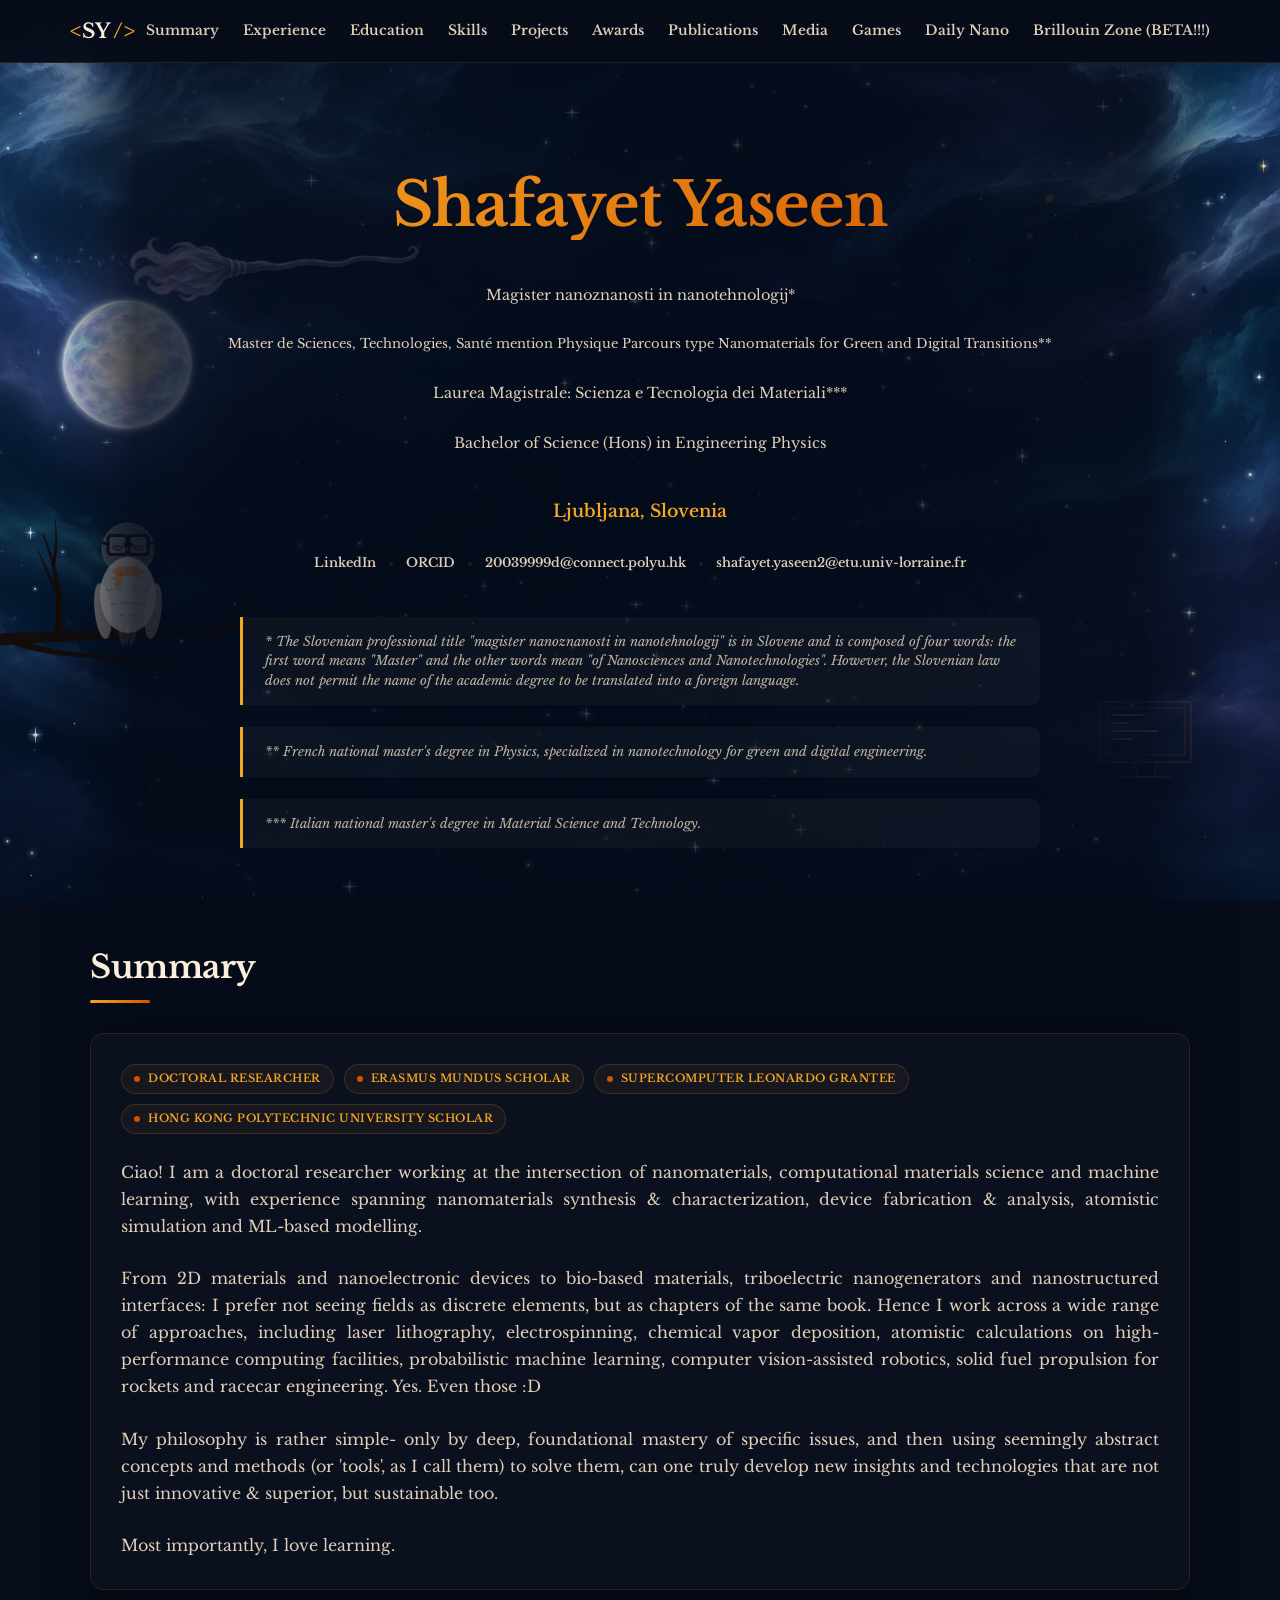
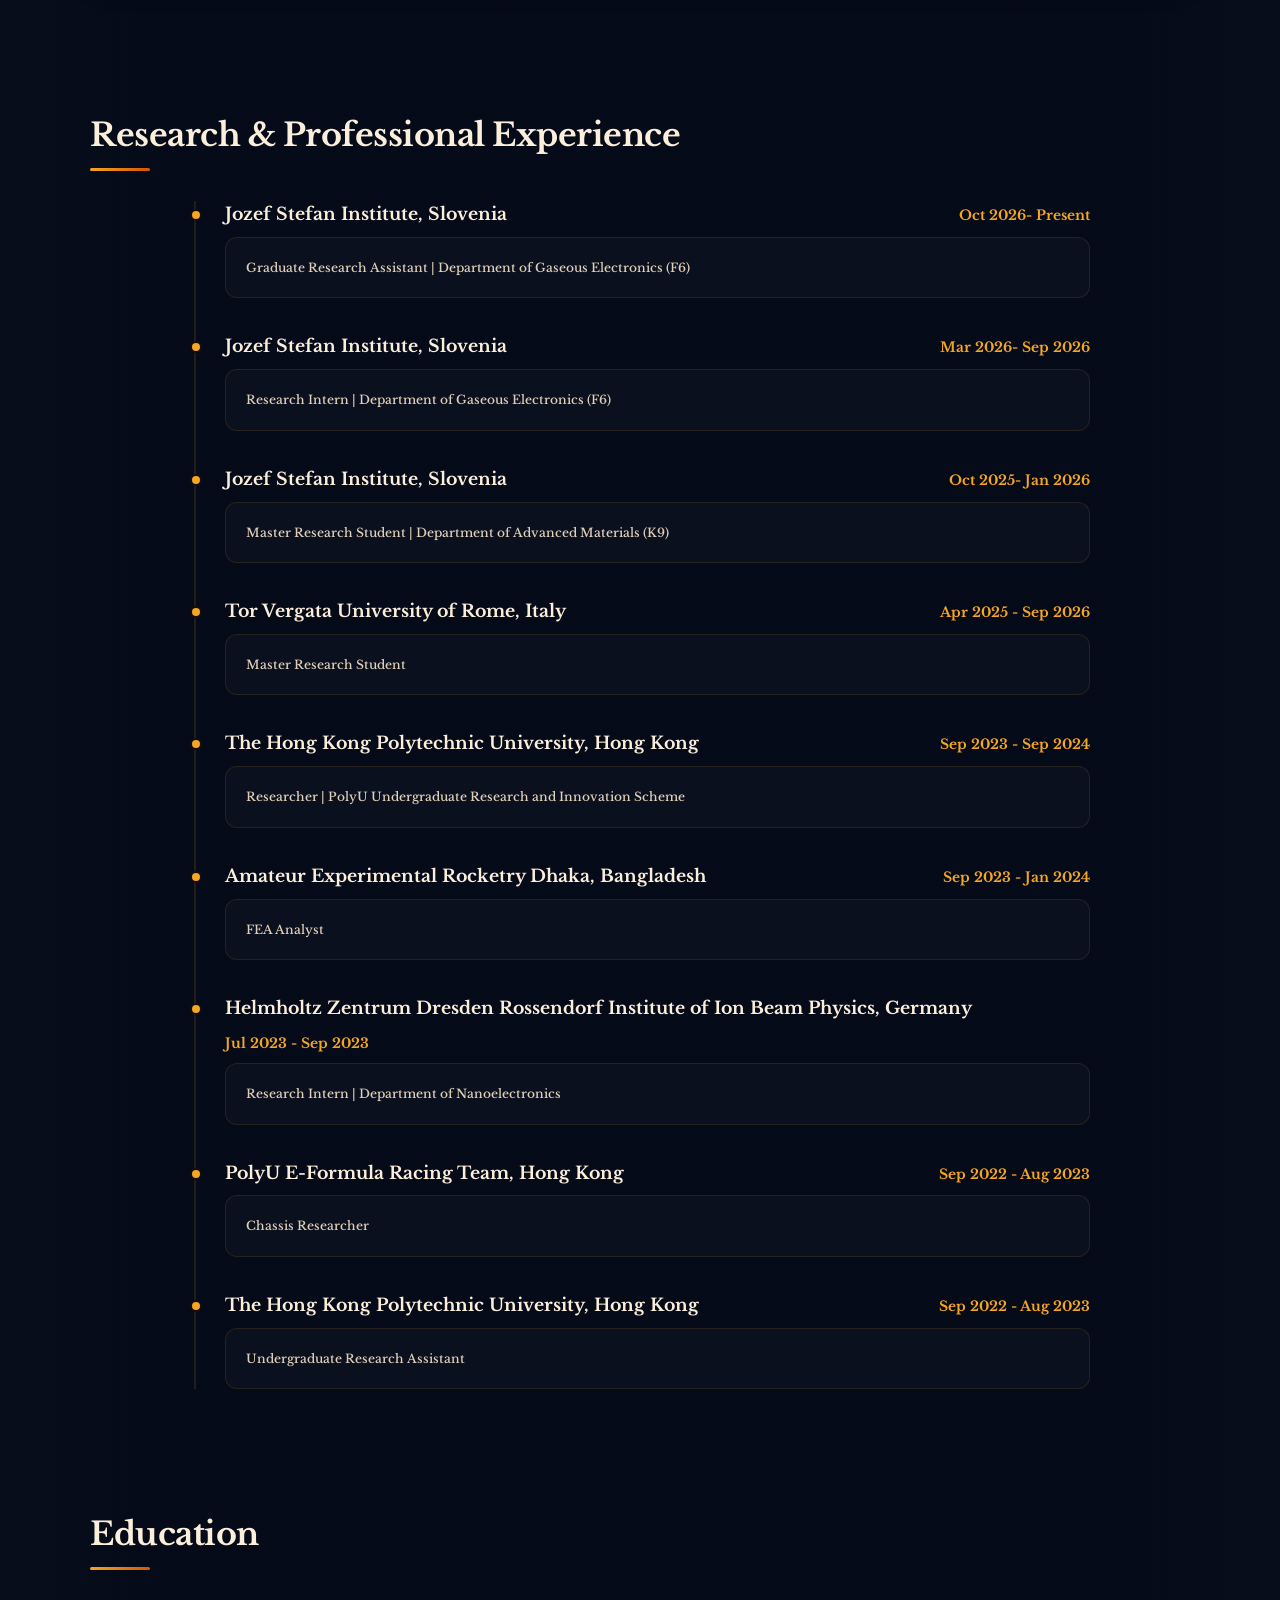
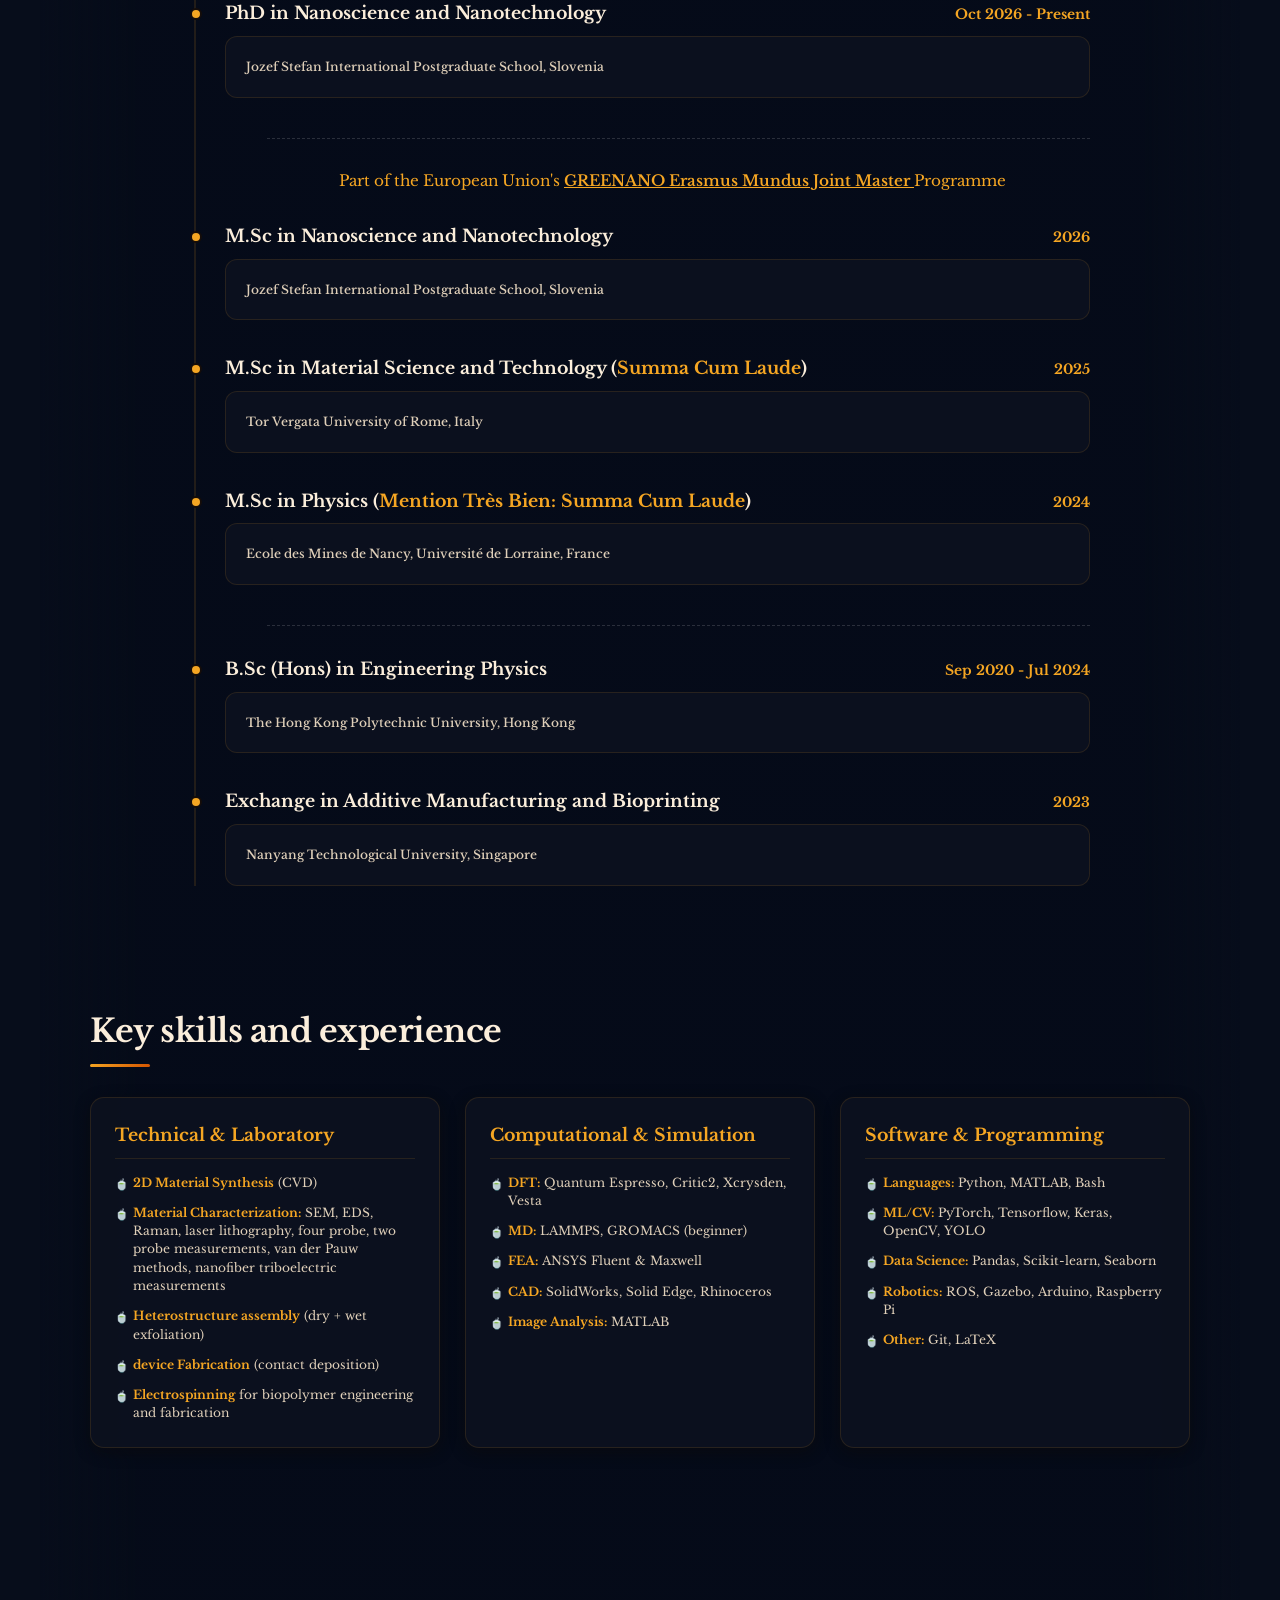
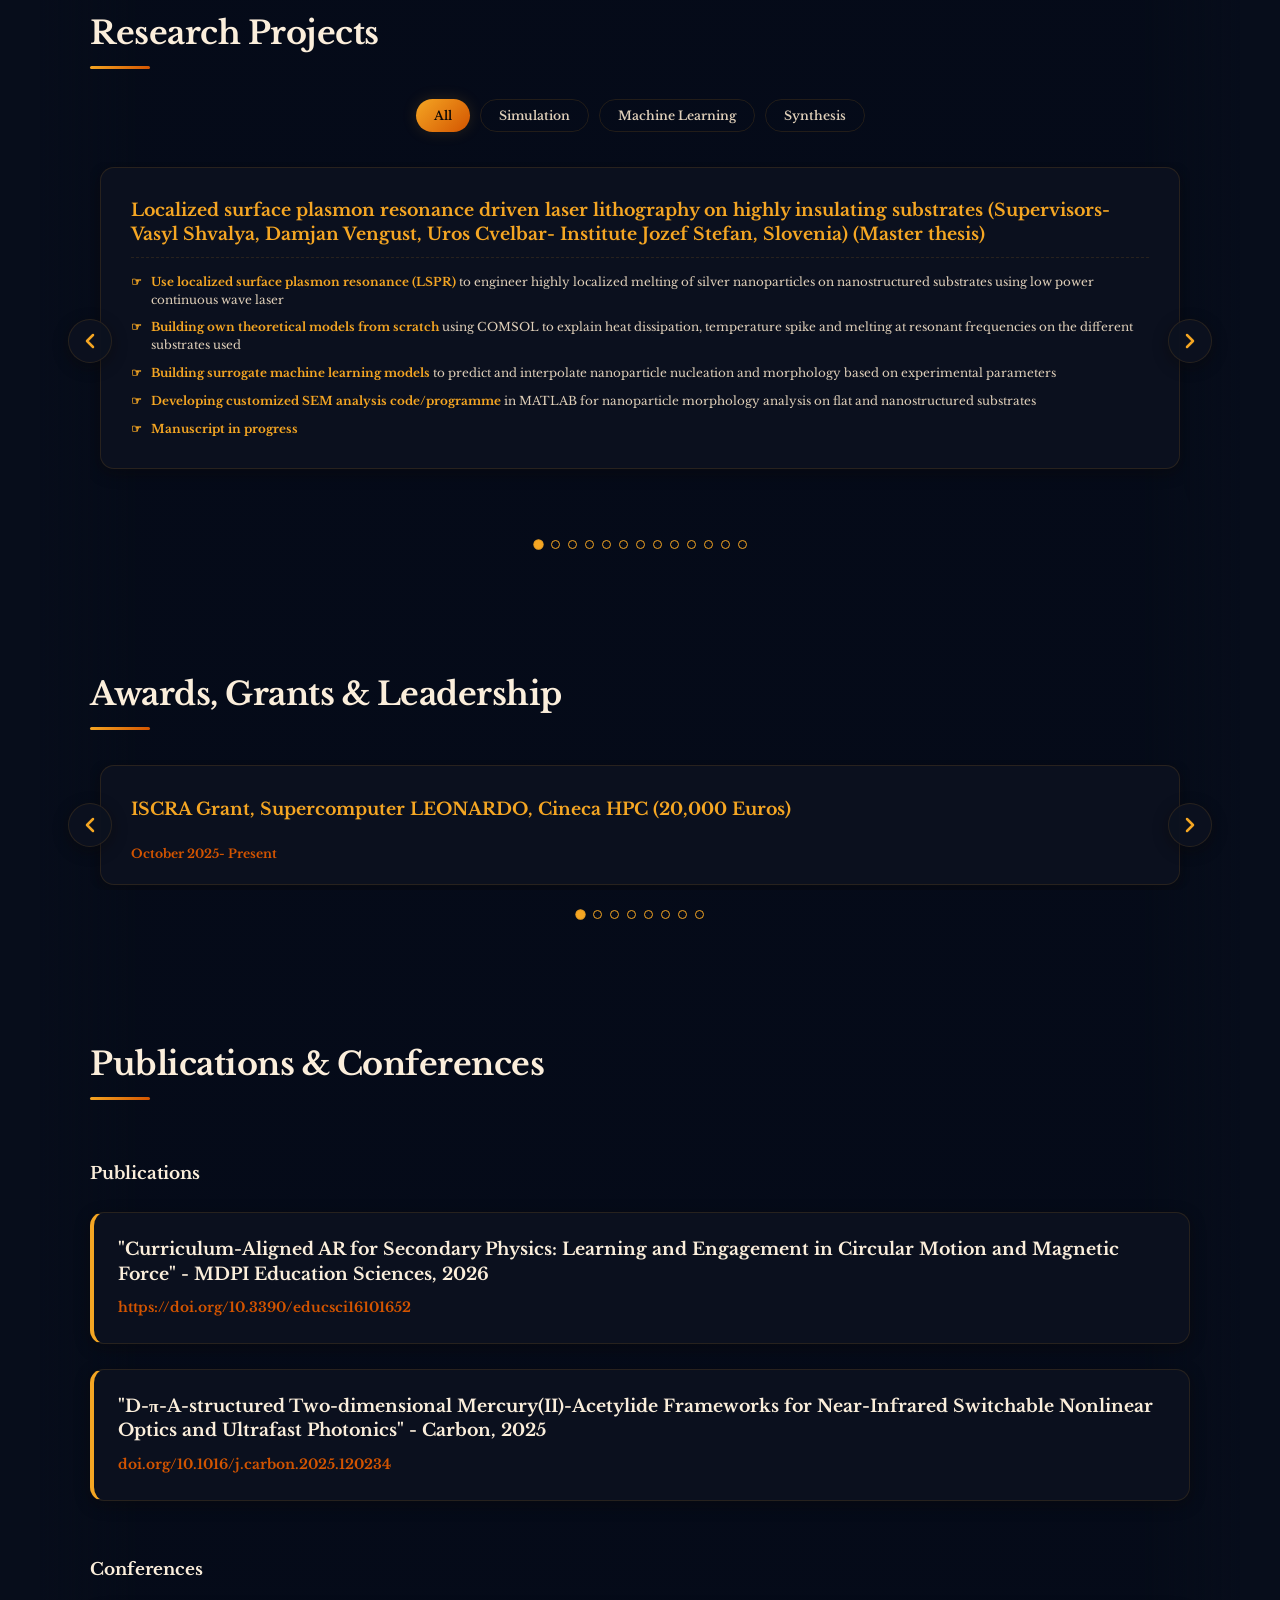
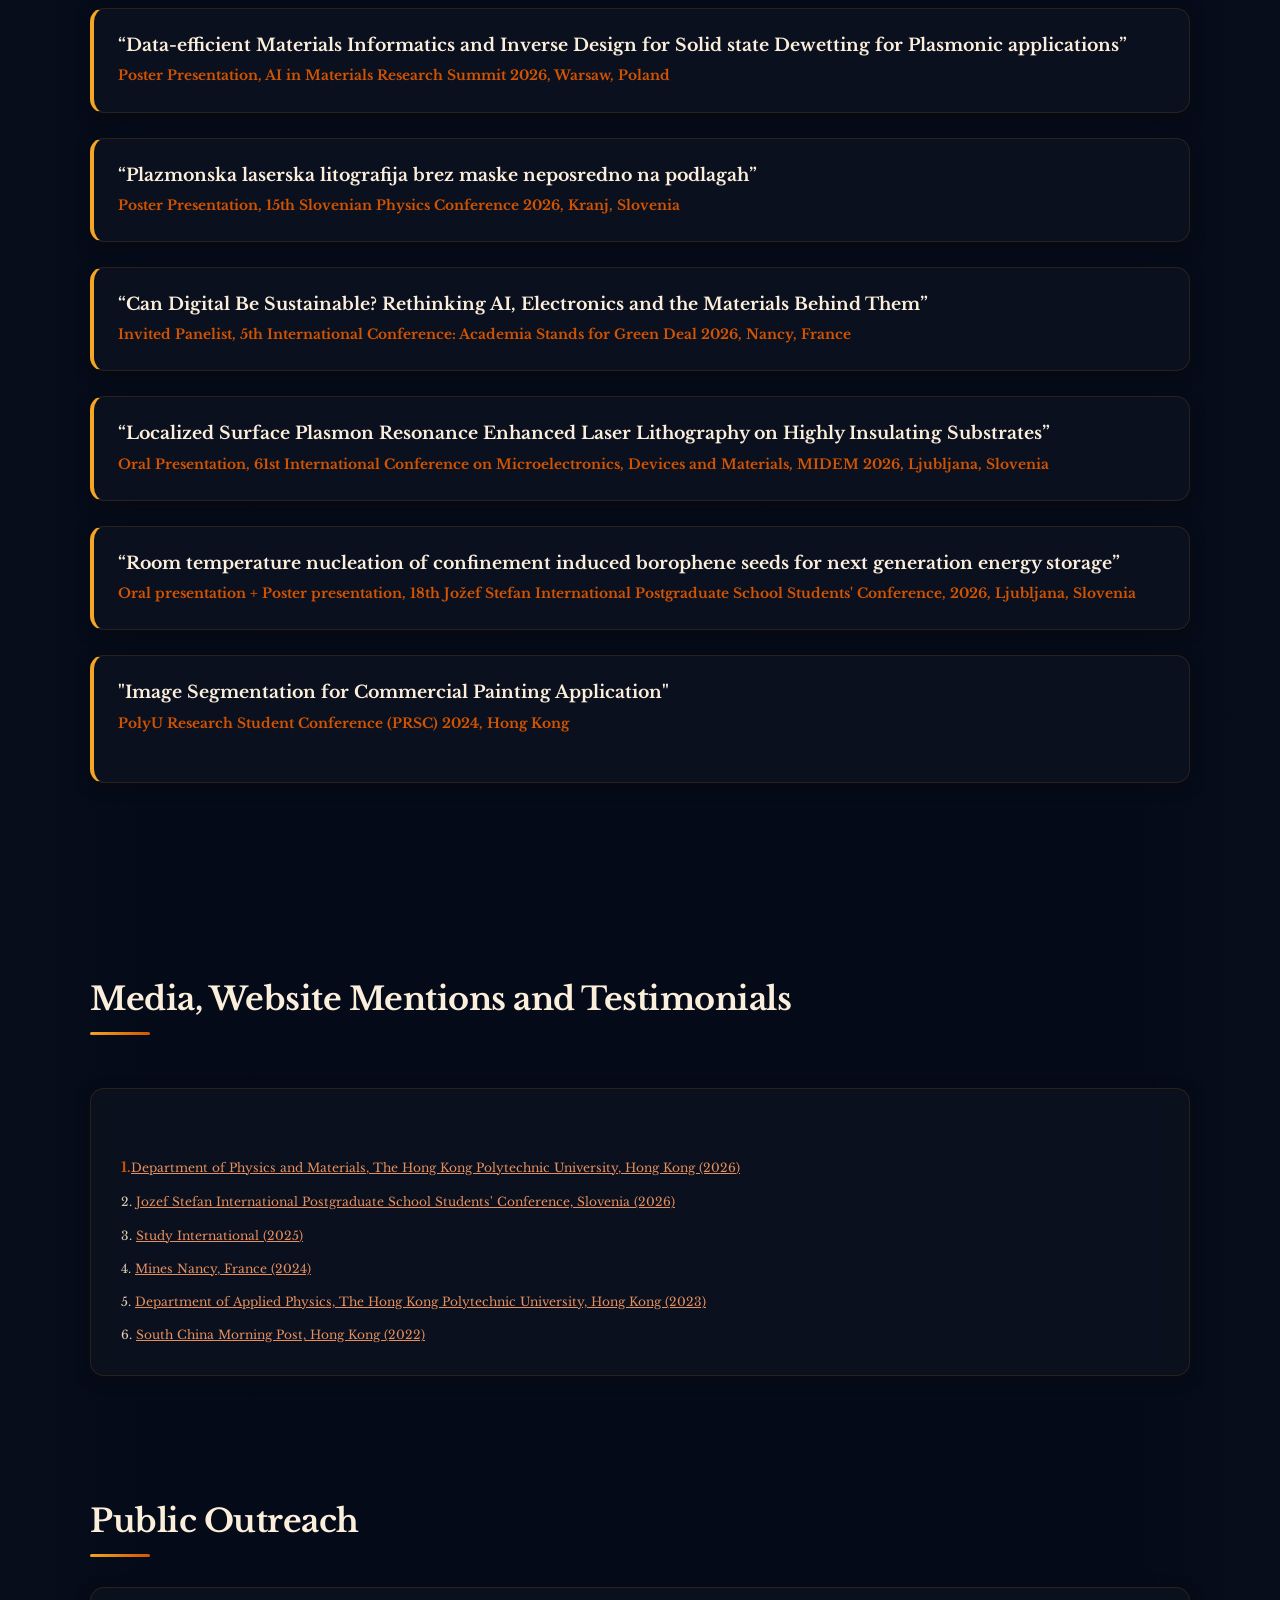
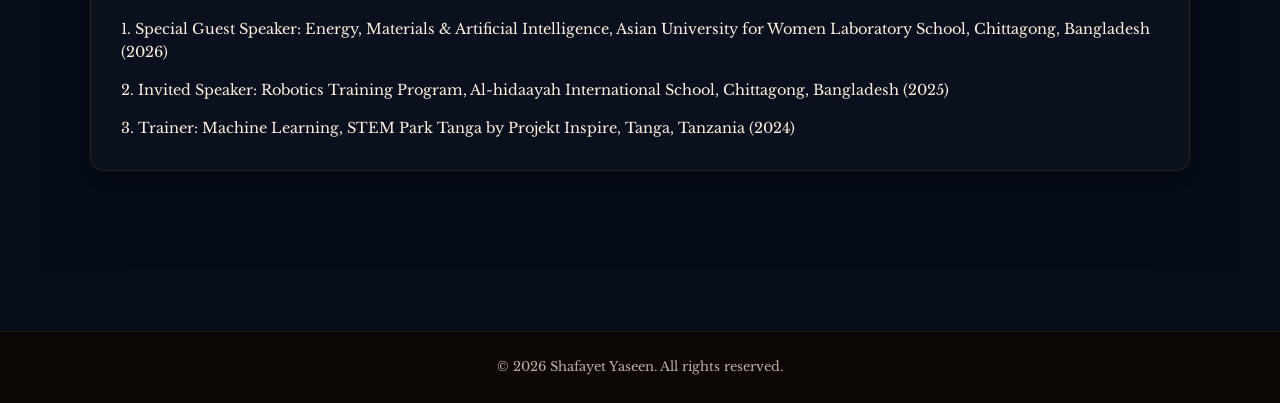
<file: index.html>
<!DOCTYPE html>
<html lang="en">
<head>
    <meta charset="UTF-8">
    <meta name="viewport" content="width=device-width, initial-scale=1.0, viewport-fit=cover">
    
    <!-- Google Search Console Verification Placeholder -->
    <meta name="google-site-verification" content="eQ77d6bFJSbsBdKT0Mb0CX51r5EJlA14xEJuEAWnmbM" />
    
    <title>Shafayet Yaseen Curriculum Vitae</title>
    <meta name="description" content="My CV">
    
    <!-- Google Fonts -->
    <link rel="preconnect" href="https://fonts.googleapis.com">
    <link rel="preconnect" href="https://fonts.gstatic.com" crossorigin>
    <link href="https://fonts.googleapis.com/css2?family=Libre+Baskerville:ital,wght@0,400;0,700;1,400&display=swap" rel="stylesheet">
    
    
    <!-- Stylesheet -->
    <link rel="stylesheet" href="style.css">
    <!-- Owl dialogue typography -->
    <link href="https://fonts.googleapis.com/css2?family=Cinzel:wght@500&amp;family=Cormorant+Garamond:wght@500&amp;display=swap" rel="stylesheet">
</head>
<body class="dark-theme">
    <!-- Clean Dark Academia Background -->
    <div class="ocean-background" aria-hidden="true"></div>
    <canvas id="bg-canvas" aria-hidden="true"></canvas>


    <!-- Navigation Header -->
    <header class="navbar">
        <div class="nav-container">
            <a href="#" class="nav-logo">
                <span class="logo-accent">&lt;</span>SY<span class="logo-accent"> /&gt;</span>
            </a>
            <nav class="nav-links">
                <a href="#summary" class="nav-link">Summary</a>
                <a href="#experience" class="nav-link">Experience</a>
                <a href="#education" class="nav-link">Education</a>
                <a href="#skills" class="nav-link">Skills</a>
                <a href="#projects" class="nav-link">Projects</a>
                <a href="#awards" class="nav-link">Awards</a>
                <a href="#publications" class="nav-link">Publications</a>
                <a href="#media" class="nav-link">Media</a>
                <a href="games.html" class="nav-link">Games</a>
                <a href="daily-nano.html" class="nav-link">Daily Nano</a>
                <a href="brillouin-visualizer.html" class="nav-link">Brillouin Zone (BETA!!!)</a>
            </nav>
            <!-- Mobile Navigation Dropdown Menu -->
            <select class="nav-dropdown" onchange="if(this.value) { window.location.href = this.value; }">
                <option value="" disabled selected>Menu...</option>
                <option value="#summary">Summary</option>
                <option value="#experience">Experience</option>
                <option value="#education">Education</option>
                <option value="#skills">Skills</option>
                <option value="#projects">Projects</option>
                <option value="#awards">Awards</option>
                <option value="#publications">Publications</option>
                <option value="#media">Media</option>
                <option value="games.html">Games 🎮</option>
                <option value="daily-nano.html">Daily Nano 📰</option>
                <option value="brillouin-visualizer.html">Brillouin Zone 🌌</option>
            </select>
        </div>
    </header>

    <div class="mobile-sky-stage">
        <div id="mobile-owl-whisper" class="mobile-owl-panel" role="region" aria-label="The owl's whisper" hidden>
            <p class="mobile-owl-message" aria-live="polite"></p>
        </div>
        <button class="mobile-owl-toggle" type="button" aria-label="Wake the owl and read its whisper"
            aria-expanded="false" aria-controls="mobile-owl-whisper"></button>
        <span class="mobile-owl-hint" aria-hidden="true">Tap the owl for a fun fact about me.</span>
    </div>


    <main class="content-wrapper">
        <!-- Hero Section -->
        <section id="hero" class="hero-section">
            <div class="hero-content">
                <h1 class="hero-title">Shafayet Yaseen</h1>
                <h2 class="hero-subtitle">Magister nanoznanosti in nanotehnologij*</h2>
                <h2 class="hero-subtitle">Master de Sciences, Technologies, Santé mention Physique Parcours type Nanomaterials for Green and Digital Transitions**</h2>
                <h2 class="hero-subtitle">Laurea Magistrale: Scienza e Tecnologia dei Materiali***</h2>
                <h2 class="hero-subtitle">Bachelor of Science (Hons) in Engineering Physics</h2>
                <p class="hero-location">Ljubljana, Slovenia</p>
               
               
                
                <div class="hero-meta-links">
                    <a href="https://www.linkedin.com/in/shafayet-yaseen-986a29248" target="_blank" rel="noopener noreferrer" class="meta-link">LinkedIn</a>
                    <span class="meta-separator">•</span>
                    <a href="https://orcid.org/0009-0004-2615-1568" target="_blank" rel="noopener noreferrer" class="meta-link">ORCID</a>
                    <span class="meta-separator">•</span>
                    <a href="mailto:20039999d@connect.polyu.hk" class="meta-link">20039999d@connect.polyu.hk</a>
                    <span class="meta-separator">•</span>
                    <a href="mailto:shafayet.yaseen2@etu.univ-lorraine.fr" class="meta-link">shafayet.yaseen2@etu.univ-lorraine.fr</a>
                </div>
            </div>
        </section>

        <div class="degree-explanation-container">
            <div class="degree-explanation-content">
                <p>
                    * The Slovenian professional title "magister nanoznanosti in nanotehnologij" is in Slovene and is composed of four words: the first word means "Master" and the other words mean "of Nanosciences and Nanotechnologies". However, the Slovenian law does not permit the name of the academic degree to be translated into a foreign language.
                </p>
            </div>
        </div>
        <div class="degree-explanation-container">
            <div class="degree-explanation-content">
                <p>
                    ** French national master's degree in Physics, specialized in nanotechnology for green and digital engineering.
                </p>
            </div>
        </div>
        <div class="degree-explanation-container">
            <div class="degree-explanation-content">
                <p>
                    *** Italian national master's degree in Material Science and Technology.
                </p>
            </div>
        </div>
        <!-- Summary Section -->
        <section id="summary" class="section scroll-anim">
            <h2 class="section-title">Summary</h2>
            <div class="card summary-card">
                <!-- Highlight Badges -->
                <div class="highlight-badges">
                    <span class="highlight-badge"><span class="badge-dot"></span>Doctoral Researcher</span>
                    <span class="highlight-badge"><span class="badge-dot"></span>Erasmus Mundus Scholar</span>
                    <span class="highlight-badge"><span class="badge-dot"></span>Supercomputer LEONARDO Grantee</span>
                    <span class="highlight-badge"><span class="badge-dot"></span>Hong Kong Polytechnic University Scholar</span>
                </div>
                
                <p class="summary-paragraph">
                    Ciao! I am a doctoral researcher working at the intersection of nanomaterials, computational materials science and machine learning, with experience spanning nanomaterials synthesis & characterization, device fabrication & analysis, atomistic simulation and ML-based modelling.
                </p>
                
                <p class="summary-paragraph">
                    From 2D materials and nanoelectronic devices to bio-based materials, triboelectric nanogenerators and nanostructured interfaces: I prefer not seeing fields as discrete elements, but as chapters of the same book. Hence I work across a wide range of approaches, including laser lithography, electrospinning, chemical vapor deposition, atomistic calculations on high-performance computing facilities, probabilistic machine learning, computer vision-assisted robotics, solid fuel propulsion for rockets and racecar engineering. Yes. Even those :D
                </p>

                <p class="summary-paragraph">
                    My philosophy is rather simple- only by deep, foundational mastery of specific issues, and then using seemingly abstract concepts and methods (or 'tools', as I call them) to solve them, can one truly develop new insights and technologies that are not just innovative & superior, but sustainable too.
                </p>

                <p class="summary-paragraph">
                    Most importantly, I love learning.
                </p>
            </div>
        </section>

        <!-- Research & Professional Experience Section -->
        <section id="experience" class="section scroll-anim">
            <h2 class="section-title">Research &amp; Professional Experience</h2>
            <div class="timeline">
                <div class="timeline-item">
                    <div class="timeline-dot"></div>
                    <div class="timeline-header">
                        <span class="timeline-date">Oct 2026- Present</span>
                        <h3>Jozef Stefan Institute, Slovenia</h3>
                    </div>
                    <div class="timeline-content">
                        <p>Graduate Research Assistant | Department of Gaseous Electronics (F6)</p>
                    </div>
                </div>

                <div class="timeline-item">
                    <div class="timeline-dot"></div>
                    <div class="timeline-header">
                        <span class="timeline-date">Mar 2026- Sep 2026</span>
                        <h3>Jozef Stefan Institute, Slovenia</h3>
                    </div>
                    <div class="timeline-content">
                        <p>Research Intern | Department of Gaseous Electronics (F6)</p>
                    </div>
                </div>

                <div class="timeline-item">
                    <div class="timeline-dot"></div>
                    <div class="timeline-header">
                        <span class="timeline-date">Oct 2025- Jan 2026</span>
                        <h3>Jozef Stefan Institute, Slovenia</h3>
                    </div>
                    <div class="timeline-content">
                        <p>Master Research Student | Department of Advanced Materials (K9)</p>
                    </div>
                </div>

                <div class="timeline-item">
                    <div class="timeline-dot"></div>
                    <div class="timeline-header">
                        <span class="timeline-date">Apr 2025 - Sep 2026</span>
                        <h3>Tor Vergata University of Rome, Italy</h3>
                    </div>
                    <div class="timeline-content">
                        <p>Master Research Student</p>
                    </div>
                </div>

                <div class="timeline-item">
                    <div class="timeline-dot"></div>
                    <div class="timeline-header">
                        <span class="timeline-date">Sep 2023 - Sep 2024</span>
                        <h3>The Hong Kong Polytechnic University, Hong Kong</h3>
                    </div>
                    <div class="timeline-content">
                        <p>Researcher | PolyU Undergraduate Research and Innovation Scheme</p>
                    </div>
                </div>

                <div class="timeline-item">
                    <div class="timeline-dot"></div>
                    <div class="timeline-header">
                        <span class="timeline-date">Sep 2023 - Jan 2024</span>
                        <h3>Amateur Experimental Rocketry Dhaka, Bangladesh</h3>
                    </div>
                    <div class="timeline-content">
                        <p>FEA Analyst</p>
                    </div>
                </div>

                <div class="timeline-item">
                    <div class="timeline-dot"></div>
                    <div class="timeline-header">
                        <span class="timeline-date">Jul 2023 - Sep 2023</span>
                        <h3>Helmholtz Zentrum Dresden Rossendorf Institute of Ion Beam Physics, Germany</h3>
                    </div>
                    <div class="timeline-content">
                        <p>Research Intern | Department of Nanoelectronics</p>
                    </div>
                </div>

                <div class="timeline-item">
                    <div class="timeline-dot"></div>
                    <div class="timeline-header">
                        <span class="timeline-date">Sep 2022 - Aug 2023</span>
                        <h3>PolyU E-Formula Racing Team, Hong Kong</h3>
                    </div>
                    <div class="timeline-content">
                        <p>Chassis Researcher</p>
                    </div>
                </div>

                <div class="timeline-item">
                    <div class="timeline-dot"></div>
                    <div class="timeline-header">
                        <span class="timeline-date">Sep 2022 - Aug 2023</span>
                        <h3>The Hong Kong Polytechnic University, Hong Kong</h3>
                    </div>
                    <div class="timeline-content">
                        <p>Undergraduate Research Assistant</p>
                    </div>
                </div>
            </div>
        </section>

        <!-- Education Section -->
        <section id="education" class="section scroll-anim">
            <h2 class="section-title">Education</h2>
            
            <div class="timeline">


                <div class="timeline-item">
                    <div class="timeline-dot"></div>
                    <div class="timeline-header">
                        <span class="timeline-date">Oct 2026 - Present</span>
                        <h3>PhD in Nanoscience and Nanotechnology</h3>
                    </div>
                    <div class="timeline-content">
                        <p>Jozef Stefan International Postgraduate School, Slovenia</p>
                    </div>
                </div>

                <!-- Separation Line -->
                <div style="margin: 40px 0 30px 42px; border-top: 1px dashed rgba(255, 255, 255, 0.15);"></div>
                
                <!-- GREENANO Track Introduction -->
                <div style="display: flex; justify-content: center; width: 100%; margin: 0 0 30px 0; padding-left: 30px; box-sizing: border-box;">
                    <div style="text-align: center; font-size: 1.05rem; line-height: 1.6; color: var(--accent-gold); max-width: 80%;">
                        Part of the European Union's 
                        <a href="https://greenanomaster.eu" target="_blank" style="color: var(--accent-gold); text-decoration: underline; font-weight: 600;">
                            GREENANO Erasmus Mundus Joint Master
                        </a> Programme
                    </div>
                </div>
        
                <!-- Item 1: Jozef Stefan -->
                <div class="timeline-item">
                    <div class="timeline-dot"></div>
                    <div class="timeline-header">
                        <span class="timeline-date">2026</span>
                        <h3>M.Sc in Nanoscience and Nanotechnology</h3>
                    </div>
                    <div class="timeline-content">
                        <p>Jozef Stefan International Postgraduate School, Slovenia</p>
                    </div>
                </div>
        
                <!-- Item 2: Tor Vergata -->
                <div class="timeline-item">
                    <div class="timeline-dot"></div>
                    <div class="timeline-header">
                        <span class="timeline-date">2025</span>
                        <h3>M.Sc in Material Science and Technology (<span style="color: var(--accent-gold);">Summa Cum Laude</span>)</h3>
                    </div>
                    <div class="timeline-content">
                        <p>Tor Vergata University of Rome, Italy</p>
                    </div>
                </div>
        
                <!-- Item 3: Nancy -->
                <div class="timeline-item">
                    <div class="timeline-dot"></div>
                    <div class="timeline-header">
                        <span class="timeline-date">2024</span>
                        <h3>M.Sc in Physics (<span style="color: var(--accent-gold);">Mention Très Bien: Summa Cum Laude</span>)</h3>
                    </div>
                    <div class="timeline-content">
                        <p>Ecole des Mines de Nancy, Université de Lorraine, France</p>
                    </div>
                </div>
        
                <!-- Separation Line -->
                <div style="margin: 40px 0 30px 42px; border-top: 1px dashed rgba(255, 255, 255, 0.15);"></div>
        
                <!-- Item 4: PolyU -->
                <div class="timeline-item">
                    <div class="timeline-dot"></div>
                    <div class="timeline-header">
                        <span class="timeline-date">Sep 2020 - Jul 2024</span>
                        <h3>B.Sc (Hons) in Engineering Physics</h3>
                    </div>
                    <div class="timeline-content">
                        <p>The Hong Kong Polytechnic University, Hong Kong</p>
                    </div>
                </div>
        
                <!-- Item 5: NTU Exchange -->
                <div class="timeline-item">
                    <div class="timeline-dot"></div>
                    <div class="timeline-header">
                        <span class="timeline-date">2023</span>
                        <h3>Exchange in Additive Manufacturing and Bioprinting</h3>
                    </div>
                    <div class="timeline-content">
                        <p>Nanyang Technological University, Singapore</p>
                    </div>
                </div>
        
            </div>
        </section>
        <!-- Key Skills and Experience Section -->
        <section id="skills" class="section scroll-anim">
            <h2 class="section-title">Key skills and experience</h2>
            <div class="skills-details-grid">
                <!-- Technical & Laboratory -->
                <div class="card skill-detail-card">
                    <h4>Technical &amp; Laboratory</h4>
                    <ul class="skill-bullets">
                        <li><strong>2D Material Synthesis</strong> (CVD)</li>
                        <li><strong>Material Characterization:</strong> SEM, EDS, Raman, laser lithography, four probe, two probe measurements, van der Pauw methods, nanofiber triboelectric measurements</li>
                        <li><strong>Heterostructure assembly</strong> (dry + wet exfoliation)</li>
                        <li><strong>device Fabrication</strong> (contact deposition)</li>
                        <li><strong>Electrospinning</strong> for biopolymer engineering and fabrication</li>
                    </ul>
                </div>

                <!-- Computational & Simulation -->
                <div class="card skill-detail-card">
                    <h4>Computational &amp; Simulation</h4>
                    <ul class="skill-bullets">
                        <li><strong>DFT:</strong> Quantum Espresso, Critic2, Xcrysden, Vesta</li>
                        <li><strong>MD:</strong> LAMMPS, GROMACS (beginner)</li>
                        <li><strong>FEA:</strong> ANSYS Fluent &amp; Maxwell</li>
                        <li><strong>CAD:</strong> SolidWorks, Solid Edge, Rhinoceros</li>
                        <li><strong>Image Analysis:</strong> MATLAB</li>
                    </ul>
                </div>

                <!-- Software & Programming -->
                <div class="card skill-detail-card">
                    <h4>Software &amp; Programming</h4>
                    <ul class="skill-bullets">
                        <li><strong>Languages:</strong> Python, MATLAB, Bash</li>
                        <li><strong>ML/CV:</strong> PyTorch, Tensorflow, Keras, OpenCV, YOLO</li>
                        <li><strong>Data Science:</strong> Pandas, Scikit-learn, Seaborn</li>
                        <li><strong>Robotics:</strong> ROS, Gazebo, Arduino, Raspberry Pi</li>
                        <li><strong>Other:</strong> Git, LaTeX</li>
                    </ul>
                </div>
            </div>
        </section>

        <!-- Research Projects Section (Chronological Layout with Slider) -->
        <section id="projects" class="section scroll-anim">
            <h2 class="section-title">Research Projects</h2>
            
            <div class="filter-container">
                <button class="filter-btn active" data-filter="all">All</button>
                <button class="filter-btn" data-filter="simulation">Simulation</button>
                <button class="filter-btn" data-filter="machine-learning">Machine Learning</button>
                <button class="filter-btn" data-filter="synthesis">Synthesis</button>
            </div>

            <!-- Slider Wrapper -->
            <div class="slider-outer-wrapper">
                <button class="slider-nav-btn prev-btn" id="projects-prev" aria-label="Previous project">
                    <svg xmlns="http://www.w3.org/2000/svg" width="24" height="24" viewBox="0 0 24 24" fill="none" stroke="currentColor" stroke-width="2.5" stroke-linecap="round" stroke-linejoin="round"><polyline points="15 18 9 12 15 6"></polyline></svg>
                </button>
                
                <div class="slider-viewport" id="projects-slider-viewport">
                    <div class="slider-track" id="projects-slider-track">
                        
                        <!-- Project 1: Localized surface plasmon resonance driven laser lithography... (Mar 2026-Present) -->
                        <div class="slider-slide project-card-wrapper" data-category="simulation machine-learning">
                            <div class="card project-card">
                                <h3>Localized surface plasmon resonance driven laser lithography on highly insulating substrates (Supervisors- Vasyl Shvalya, Damjan Vengust, Uros Cvelbar- Institute Jozef Stefan, Slovenia) (Master thesis)</h3>
                                <ul class="project-details-bullets">
                                    <li><strong>Use localized surface plasmon resonance (LSPR)</strong> to engineer highly localized melting of silver nanoparticles on nanostructured substrates using low power continuous wave laser</li>
                                    <li><strong>Building own theoretical models from scratch</strong> using COMSOL to explain heat dissipation, temperature spike and melting at resonant frequencies on the different substrates used</li>
                                    <li><strong>Building surrogate machine learning models</strong> to predict and interpolate nanoparticle nucleation and morphology based on experimental parameters</li>
                                    <li><strong>Developing customized SEM analysis code/programme</strong> in MATLAB for nanoparticle morphology analysis on flat and nanostructured substrates</li>
                                    <li><strong>Manuscript in progress</strong></li>
                                </ul>
                            </div>
                        </div>

                        <!-- Project 2: Designing, fabricating and enhancing TENGs... (Oct 2025- Present) -->
                        <div class="slider-slide project-card-wrapper" data-category="synthesis machine-learning">
                            <div class="card project-card">
                                <h3>Designing, fabricating and enhancing triboelectric nanogenerators with chemically altered, electrospun biopolymers for wearable electronics: collaboration between Jozef Stefan Institute and the European Space Agency (Supervisor: Marija Vukomanović- Institute Jozef Stefan, Slovenia):</h3>
                                <ul class="project-details-bullets">
                                    <li><strong>Engineered enhancement</strong> of triboelectric properties of electrospun PLA nanofibers by adding ionic fillers for interfacial maxwell wagner sillars polarization, piezoelectric beta phase promoting fillers etc..</li>
                                    <li><strong>Carefully prepared the precursor solution</strong> by optimizing polymer weight and ionic fillers for a stable electrospinning jet; the rheological features (viscosity) of the precursor were found to greatly influence the surface morphology, fiber diameter, contact surface (analyzed in SEM) and hence triboelectric performance</li>
                                    <li><strong>Achieved &gt;16X increase</strong> in triboelectric performance by optimizing ionic filler weight percent compared to polymer</li>
                                    <li><strong>Collaboration</strong> with the European Space Agency, Tekstina and Jozef Stefan Institute. Supervisor: Dr Marija Vukomanović</li>
                                    <li><strong>Manuscript in progress</strong></li>
                                </ul>
                            </div>
                        </div>

                        <!-- Project 3: Atomistic modelling (LEONARDO)... (May 2025 - Present) -->
                        <div class="slider-slide project-card-wrapper" data-category="simulation">
                            <div class="card project-card">
                                <h3>Atomistic modelling (at supercomputer LEONARDO) of intercalated borophene and boron nanostructures in graphite (HOPG) for heterostructure synthesis, supported by experiments (Supervisors: Manuela Scarselli, Conor David Hogan- University of Rome Tor Vergata, National Research Council, Italy):</h3>
                                <ul class="project-details-bullets">
                                    <li><strong>Carried out a full scale phase transition study</strong> and calculated STM study of boron nanostructures in graphitic confinement by gradual addition of atoms to:
                                        <ul class="project-sub-bullets">
                                            <li><strong>Explain</strong> the observed experimental STM features</li>
                                            <li><strong>Prove nucleation</strong> of 2D boron sheet (borophene) in graphitic confinement at room temperature, while conventional borophene synthesis routes involve silver (111)/metallic templates or substrates, and ~400 K temperatures</li>
                                        </ul>
                                    </li>
                                    <li><strong>Achieved a 98% match</strong> with experimental features, and observed a possible favorable nucleation of borophene in graphitic confinement conditions</li>
                                    <li><strong>DFT simulation</strong> of intercalated borophene/boron cluster under graphite for a novel synthesis of heterostructures for gas sensing AND battery applications (May 2025- Present), University of Rome Tor Vergata, Italy</li>
                                    <li><strong>Manuscript in progress</strong></li>
                                </ul>
                            </div>
                        </div>

                        <!-- Project 4: Synthesis of lignocellulosic bioplastic film... (March 2025- August 2025) -->
                        <div class="slider-slide project-card-wrapper" data-category="synthesis">
                            <div class="card project-card">
                                <h3>Synthesis of lignocellulosic bioplastic film from artichoke waste (Supervisors: Prof Dr Emanuela Gatto, Dr Raffaella Lettieri- University of Rome Tor Vergata, Italy)</h3>
                                <p class="project-text">Worked with a group of Master's level researchers, using artichoke leaves to extract lignocellulose via alkaline hydrolysis, making a bioplastic film out of the extracted lignucellulose, and characterizing its mechanical properties (deriving secondary properties via calculations), glass transition temperature via differential scanning calorimetry (DSC), chemical composition via FTIR (and determining crystallinity by calculations), hydrophobicity and water vapor permeability (WVP).</p>
                            </div>
                        </div>

                        <!-- Project 5: Sustainability of permanent magnets... (Oct 2024- Feb 2025) -->
                        <div class="slider-slide project-card-wrapper" data-category="simulation">
                            <div class="card project-card">
                                <h3>Sustainability analysis of permanent magnets for the energy transition (Supervisors: Alexander Nomine, Stephane Mangin- University of Lorraine, France)</h3>
                                <p class="project-text">Calculating overall sustainability of major permanent magnets, broadly divided into RE (rare earth) based PM’s (NdFeB, SmCo) and non-RE PM’s (strontium hexaferrites, MnAlC) in terms of environmental footprint, performance, supply chain stability and price.</p>
                            </div>
                        </div>

                        <!-- Project 6: Sustainability of Critical Minerals... (Sep 2024- Present) -->
                        <div class="slider-slide project-card-wrapper" data-category="simulation">
                            <div class="card project-card">
                                <h3>Sustainability of Critical Minerals (Sep 2024- Present), Universite de Lorraine, France</h3>
                                <p class="project-text">Working with TIMES models to predict how dynamic and regionally differentiated critical mineral supply constraints (specifically for critical minerals, determined by current reserve estimates and geopolitical risk assessments) fundamentally reshape the optimal energy transition pathways for China, USA and Australia by 2050, taking into account technological advancement, improved recycling rates, material efficiency, supply chain stability and future demand growth. Supervisor: Valentin Milichko</p>
                            </div>
                        </div>

                        <!-- Project 7: Service Learning... (Jan 2024- Feb 2024) -->
                        <div class="slider-slide project-card-wrapper" data-category="machine-learning">
                            <div class="card project-card">
                                <h3>Teaching Machine Learning in Tanga, Tanzania (Service Learning)</h3>
                                <p class="project-text">Service Learning at Projekt Inspire, Tanga, Tanzania (Jan 2024- Feb 2024). taught machine learning to Primary and Secondary school students at Projekt Inspire Stempark, Tanga, Tanzania for about 4 weeks. Students got awarded. Supervisor: Ashaduzzaman Khan</p>
                            </div>
                        </div>

                        <!-- Project 8: Developing an ML mobile app... (Sep 2023- May 2024) -->
                        <div class="slider-slide project-card-wrapper" data-category="coding machine-learning">
                            <div class="card project-card">
                                <h3>Developing an ML-based mobile application for farming automation (Supervisor: Yuen Hong Tsang- Hong Kong PolyU)</h3>
                                <p class="project-text">Developing an ML-based mobile application for farming automation (Sep 2023- May 2024), The Hong Kong Polytechnic University, Hong Kong. Developing a computer vision algorithm and deploying it to a self developed Mobile Application on Android Studio for crop and farming analysis. Supervisor: Yuen Hong Tsang</p>
                            </div>
                        </div>

                        <!-- Project 9: Optoelectronic failure analysis... (Sep 2023- Jan 2024) -->
                        <div class="slider-slide project-card-wrapper" data-category="synthesis">
                            <div class="card project-card">
                                <h3>Optoelectronic device failure analysis in TEM and SEM (Supervisor: Jiyan Dai- Hong Kong Polytechnic University)</h3>
                                <p class="project-text">Optoelectronic failure analysis (Sep 2023- Jan 2024), The Hong Kong Polytechnic University, Hong Kong. Carry out research on optoelectronic device failure analysis in TEM and SEM to determine the main causes of performance degradation. Supervisor: Jiyan Dai</p>
                            </div>
                        </div>

                        <!-- Project 10: Computer vision for mechatronic painting... (2023-2024) -->
                        <div class="slider-slide project-card-wrapper" data-category="machine-learning">
                            <div class="card project-card">
                                <h3>Computer vision system for a mechatronic painting arm (Supervisor: Yuen Hong Tsang- Hong Kong Polytechnic University)</h3>
                                <p class="project-text">Computer vision system for a mechatronic arm (Huawei-PolyU AI Lab), The Hong Kong Polytechnic University, Hong Kong. Developing the control system for a computer vision algorithm (using YOLO) to be connected to a robotic arm for commercial painting. Supervisor: Yuen Hong Tsang</p>
                            </div>
                        </div>

                        <!-- Project 11: Electrical characterization of MOFs... (Jul 2023- Sep 2023) -->
                        <div class="slider-slide project-card-wrapper" data-category="synthesis">
                            <div class="card project-card">
                                <h3>Electrical Characterization of 2D MOF-based devices (Supervisor: Artur Erbe- Helmholtz Zentrum Dresden Rossendorf, Germany)</h3>
                                <p class="project-text">Electrical Characterization of MOFs, HZDR Institute of Ion Beam Physics, Germany. Electrical characterization of MOF-based transistors for MOFtronics application using two probe, four probe methods and Van der Pauw methods. Supervisor: Artur Erbe</p>
                            </div>
                        </div>

                        <!-- Project 12: In2Se3 CVD growth... (Sep 2022- Sep 2023) -->
                        <div class="slider-slide project-card-wrapper" data-category="synthesis">
                            <div class="card project-card">
                                <h3>Synthesis and characterization of the first ever phase controllable large area growth of In2Se3 (Supervisor: Jiong Zhao- Hong Kong Polytechnic University)</h3>
                                <p class="project-text">Lubricity of Van Der Waal’s Layered Materials: wrinkling, flexoelectricity and chemistry (Sep 2022- Sep 2023), The Hong Kong Polytechnic University, Hong Kong. Synthesize 2D Indium (iii) Selenide using Chemical Vapor Deposition (CVD) synthesis, Study and analyze the crystal growth of Indium (iii) Selenide on the substrate, Use Raman Spectroscopy to further understand and analyze the growth patterns. Studied the possible reasons for the various crystal deformations, crystal wrinkling on mono layers and bilayers, material strength and the effects of structural stress, strain and shear on electrical and thermal properties. Supervisor: Jiong Zhao</p>
                            </div>
                        </div>

                        <!-- Project 13: Monocoque Chassis FEA... (Sep 2022- Sep 2023) -->
                        <div class="slider-slide project-card-wrapper" data-category="simulation">
                            <div class="card project-card">
                                <h3>Monocoque Chassis Material Analysis (Sep 2022- Sep 2023), The Hong Kong Polytechnic University, Hong Kong</h3>
                                <p class="project-text">Carry out Finite Element Analysis (FEA) on Ansys and relevant software to study structural integrity of monocoque chassis designed by myself. Write a report on designing a monocoque chassis for the E-Formula Racing Team at Hong Kong Polytechnic University</p>
                            </div>
                        </div>
                    </div>
                </div>

                <button class="slider-nav-btn next-btn" id="projects-next" aria-label="Next project">
                    <svg xmlns="http://www.w3.org/2000/svg" width="24" height="24" viewBox="0 0 24 24" fill="none" stroke="currentColor" stroke-width="2.5" stroke-linecap="round" stroke-linejoin="round"><polyline points="9 18 15 12 9 6"></polyline></svg>
                </button>
            </div>
            
            <!-- Slider Dots -->
            <div class="slider-dots-container" id="projects-slider-dots"></div>
        </section>

        <!-- Awards, Grants & Leadership Section -->
        <section id="awards" class="section scroll-anim">
            <h2 class="section-title">Awards, Grants &amp; Leadership</h2>
            
            <div class="slider-outer-wrapper">
                <button class="slider-nav-btn prev-btn" id="awards-prev" aria-label="Previous award">
                    <svg xmlns="http://www.w3.org/2000/svg" width="24" height="24" viewBox="0 0 24 24" fill="none" stroke="currentColor" stroke-width="2.5" stroke-linecap="round" stroke-linejoin="round"><polyline points="15 18 9 12 15 6"></polyline></svg>
                </button>

                <div class="slider-viewport" id="awards-slider-viewport">
                    <div class="slider-track" id="awards-slider-track">
                        <!-- Award 1 -->
                        <div class="slider-slide award-card-wrapper">
                            <div class="card award-card">
                                <h3>ISCRA Grant, Supercomputer LEONARDO, Cineca HPC (20,000 Euros)</h3>
                                <span class="award-date">October 2025- Present</span>
                            </div>
                        </div>

                        <!-- Award 2 -->
                        <div class="slider-slide award-card-wrapper">
                            <div class="card award-card">
                                <h3>Erasmus Mundus Scholarship (Triple Master's Degree in Nanomaterials)</h3>
                                <span class="award-date">2024 - Present</span>
                            </div>
                        </div>

                        <!-- Award 3 -->
                        <div class="slider-slide award-card-wrapper">
                            <div class="card award-card">
                                <h3>URIS and HKSAR Government Grant (5200 Euros)</h3>
                                <span class="award-date">Sep 2023-Sep 2024</span>
                            </div>
                        </div>

                        <!-- Award 4 -->
                        <div class="slider-slide award-card-wrapper">
                            <div class="card award-card">
                                <h3>DAAD Scholarship (Research at HZDR, Germany)</h3>
                                <span class="award-date">2023</span>
                            </div>
                        </div>

                        <!-- Award 5 -->
                        <div class="slider-slide award-card-wrapper">
                            <div class="card award-card">
                                <h3>PolyU 100% Scholarship (The Hong Kong PolyU)</h3>
                                <span class="award-date">2020-2024</span>
                            </div>
                        </div>

                        <!-- Award 6 -->
                        <div class="slider-slide award-card-wrapper">
                            <div class="card award-card">
                                <h3>Organizer, The 18th Jozef Stefan International Postgraduate School Students’ Conference (Slovenia)</h3>
                                <span class="award-date">2026</span>
                            </div>
                        </div>

                        <!-- Award 7 -->
                        <div class="slider-slide award-card-wrapper">
                            <div class="card award-card">
                                <h3>President, PolyU International Student Association</h3>
                                <span class="award-date">2023 - 2024</span>
                            </div>
                        </div>

                        <!-- Award 8 -->
                        <div class="slider-slide award-card-wrapper">
                            <div class="card award-card">
                                <h3>Founding Vice President, PolyU English Debate Club</h3>
                                <span class="award-date">2023 - 2024</span>
                            </div>
                        </div>
                    </div>
                </div>

                <button class="slider-nav-btn next-btn" id="awards-next" aria-label="Next award">
                    <svg xmlns="http://www.w3.org/2000/svg" width="24" height="24" viewBox="0 0 24 24" fill="none" stroke="currentColor" stroke-width="2.5" stroke-linecap="round" stroke-linejoin="round"><polyline points="9 18 15 12 9 6"></polyline></svg>
                </button>
            </div>
            
            <div class="slider-dots-container" id="awards-slider-dots"></div>
        </section>

        <!-- Publications & Conferences Section -->
        <section id="publications" class="section scroll-anim">
            <h2 class="section-title">Publications &amp; Conferences</h2>
            
            <div class="pub-grid">
                <!-- Publication Card -->
                <div class="skills-section-header" style="margin-top: 30px;">
                    <h3>Publications</h3>
                </div>
                
                
                <div class="card pub-card">
                    <h3>"Curriculum-Aligned AR for Secondary Physics: Learning and Engagement in Circular Motion and Magnetic Force" - MDPI Education Sciences, 2026</h3>
                    <div class="pub-actions">
                        <a href="https://doi.org/10.3390/educsci16101652" target="_blank" rel="noopener noreferrer" class="pub-link">
                            <span>https://doi.org/10.3390/educsci16101652</span>
                        </a>
                    </div>
                </div>
                
                
                
                
                <div class="card pub-card">
                    <h3>"D-π-A-structured Two-dimensional Mercury(II)-Acetylide Frameworks for Near-Infrared Switchable Nonlinear Optics and Ultrafast Photonics" - Carbon, 2025</h3>
                    <div class="pub-actions">
                        <a href="https://doi.org/10.1016/j.carbon.2025.120234" target="_blank" rel="noopener noreferrer" class="pub-link">
                            <span>doi.org/10.1016/j.carbon.2025.120234</span>
                        </a>
                    </div>
                </div>

                <!-- Conference Section Header -->
                <div class="skills-section-header" style="margin-top: 30px;">
                    <h3>Conferences</h3>
                </div>


                <div class="card pub-card">
                    <h3>“Data-efficient Materials Informatics and Inverse Design for Solid state Dewetting for Plasmonic applications”</h3>
                    <p class="pub-desc"><a href="https://aixmat.candela.org.pl/#program" target="_blank" rel="noopener noreferrer" class="pub-link">Poster Presentation, AI in Materials Research Summit 2026, Warsaw, Poland</a></p>
                </div>

                <div class="card pub-card">
                    <h3>“Plazmonska laserska litografija brez maske neposredno na podlagah”</h3>
                    <p class="pub-desc"><a href="https://sfk.fmf.uni-lj.si/o-konferenci/program/seznam-plakatov-2026/" target="_blank" rel="noopener noreferrer" class="pub-link">Poster Presentation, 15th Slovenian Physics Conference 2026, Kranj, Slovenia</a></p>
                </div>
                
                <div class="card pub-card">
                    <h3>“Can Digital Be Sustainable? Rethinking AI, Electronics and the Materials Behind Them”</h3>
                    <p class="pub-desc"><a href="https://www.greendeal.mines-nancy.eu/programme" target="_blank" rel="noopener noreferrer" class="pub-link">Invited Panelist, 5th International Conference: Academia Stands for Green Deal 2026, Nancy, France</a></p>
                </div>
                
                <div class="card pub-card">
                    <h3>“Localized Surface Plasmon Resonance Enhanced Laser Lithography on Highly Insulating Substrates”</h3>
                    <p class="pub-desc"><a href="https://www.midem-drustvo.si/programme/" target="_blank" rel="noopener noreferrer" class="pub-link">Oral Presentation, 61st International Conference on Microelectronics, Devices and Materials, MIDEM 2026, Ljubljana, Slovenia</a></p>
                </div>

                <div class="card pub-card">
                    <h3>“Room temperature nucleation of confinement induced borophene seeds for next generation energy storage”</h3>
                    <p class="pub-desc">
                        <a href="http://ipssc.mps.si/" target="_blank" rel="noopener noreferrer" class="pub-link">Oral presentation + Poster presentation, 18th Jožef Stefan International Postgraduate School Students' Conference, 2026, Ljubljana, Slovenia</a>
                    </p>
                </div>

                <!-- Conference Card 1 -->
                <div class="card pub-card">
                    <h3>"Image Segmentation for Commercial Painting Application"</h3>
                    <p class="pub-desc"><a href="https://www.polyu.edu.hk/gs/docdrive/PRSC2024/PRSC2024_Technical_Programme.pdf" target="_blank" rel="noopener noreferrer" class="pub-link">PolyU Research Student Conference (PRSC) 2024, Hong Kong </p>
                </div>

                <!-- Conference Card 2 -->
               
            </div>
        </section>

        <!-- Media & Features -->
        <section id="media" class="section scroll-anim">
            <h2 class="section-title">Media, Website Mentions and Testimonials</h2>
            <div class="media-carousel">
                <div class="card media-card">
                    <ul class="media-list" style="list-style: none; text-align: left; display: flex; flex-direction: column; gap: 15px;">
                        <li>1. <a href="https://lnkd.in/p/dZeHQj8y" target="_blank" rel="noopener noreferrer" class="media-link-item">Department of Physics and Materials, The Hong Kong Polytechnic University, Hong Kong (2026)</a></li>
                        <li>2. <a href="http://ipssc.mps.si/" target="_blank" rel="noopener noreferrer" class="media-link-item">Jozef Stefan International Postgraduate School Students' Conference, Slovenia (2026)</a></li>
                        <li>3. <a href="https://lp.studyinternational.com/the-hong-kong-polytechnic-university-department-of-applied-physics/yaseen-shafayet/" target="_blank" rel="noopener noreferrer" class="media-link-item">Study International (2025)</a></li>
                        <li>4. <a href="https://www.youtube.com/watch?app=desktop&v=QonTtWUNpKo" target="_blank" rel="noopener noreferrer" class="media-link-item">Mines Nancy, France (2024)</a></li>
                        <li>5. <a href="https://www.polyu.edu.hk/ap/news-and-events/news/2024/eng_yaseen-erasmus-mundus-scholarship/" target="_blank" rel="noopener noreferrer" class="media-link-item">Department of Applied Physics, The Hong Kong Polytechnic University, Hong Kong (2023)</a></li>
                        <li>6. <a href="https://www.polyu.edu.hk/ap/news-and-events/news/2023/eng_yaseen-interviewed/" target="_blank" rel="noopener noreferrer" class="media-link-item">South China Morning Post, Hong Kong (2022)</a></li>
                    </ul>
                </div>
            </div>
        </section>
        <!-- public outreach -->
        
        <section id="outreach" class="section scroll-anim">
            <h2 class="section-title">Public Outreach</h2>
            <div class="outreach-carousel">
                <div class="card outreach-card">
                    <ul class="outreach-list" style="list-style: none; text-align: left; display: flex; flex-direction: column; gap: 15px;">
                        <li>1. Special Guest Speaker: Energy, Materials & Artificial Intelligence, Asian University for Women Laboratory School, Chittagong, Bangladesh  (2026)</li>
                        <li>2. Invited Speaker: Robotics Training Program, Al-hidaayah International School, Chittagong, Bangladesh (2025)</li>
                        <li>3. Trainer: Machine Learning, STEM Park Tanga by Projekt Inspire, Tanga, Tanzania (2024)</li>
                       
                    </ul>
                </div>
            </div>
        </section>

    </main>

    <!-- Footer -->
    <footer class="footer">
        <div class="footer-container">
            <p>&copy; 2026 Shafayet Yaseen. All rights reserved.</p>
        </div>
    </footer>

    <!-- Script -->
    <script src="script.js"></script>
</body>
</html>
</file>
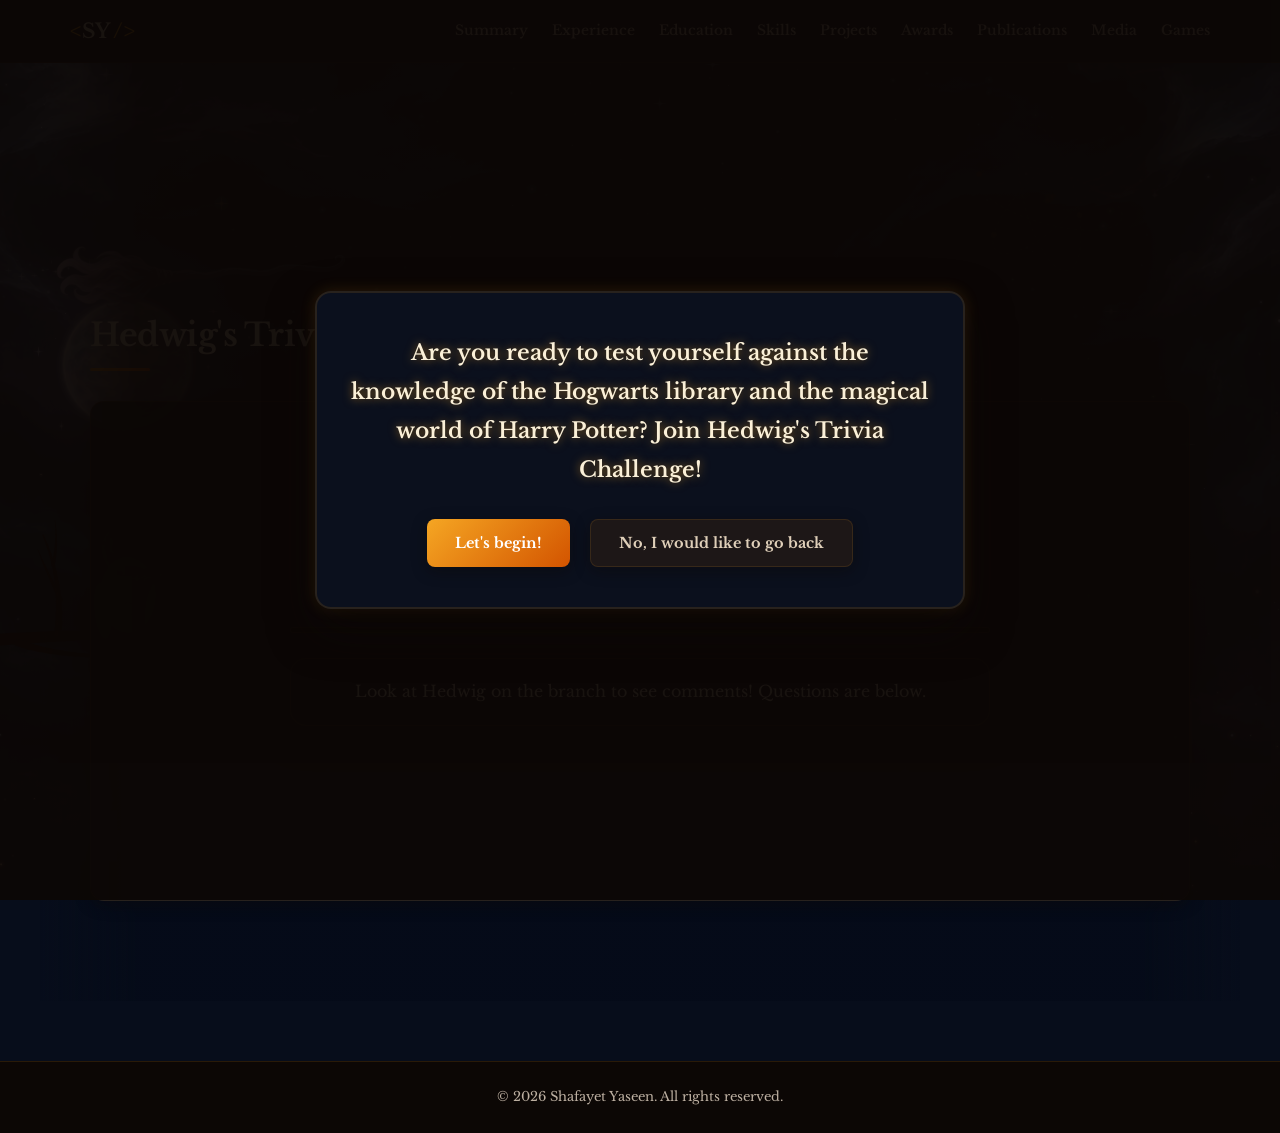
<file: games.html>
<!DOCTYPE html>
<html lang="en">
<head>
    <meta charset="UTF-8">
    <meta name="viewport" content="width=device-width, initial-scale=1.0, viewport-fit=cover">
    
    <title>Games - Harry Potter Trivia Quiz</title>
    <meta name="description" content="An interactive Harry Potter trivia game featuring Hedwig the Owl.">
    
    <!-- Google Fonts -->
    <link rel="preconnect" href="https://fonts.googleapis.com">
    <link rel="preconnect" href="https://fonts.gstatic.com" crossorigin>
    <link href="https://fonts.googleapis.com/css2?family=Libre+Baskerville:ital,wght@0,400;0,700;1,400&display=swap" rel="stylesheet">
    
    <!-- Stylesheet -->
    <link rel="stylesheet" href="style.css">
    
    <style>
        /* Quiz specific animations & layouts to maintain rich aesthetic */
        .quiz-container {
            display: flex;
            flex-direction: column;
            align-items: center;
            gap: 25px;
            width: 100%;
            max-width: 700px;
            margin: 0 auto;
        }

        .owl-bubble {
            background: var(--bg-card);
            border: 1px solid var(--border-color);
            border-radius: 16px;
            padding: 20px 25px;
            width: 100%;
            color: var(--text-primary);
            font-size: 1.1rem;
            line-height: 1.6;
            text-align: center;
            box-shadow: var(--shadow-md);
            position: relative;
        }

        .owl-bubble::after {
            content: '';
            position: absolute;
            top: -10px;
            left: 50%;
            transform: translateX(-50%);
            border-width: 0 10px 10px 10px;
            border-style: solid;
            border-color: transparent transparent var(--bg-card) transparent;
        }

        .options-grid {
            display: grid;
            grid-template-columns: 1fr;
            gap: 12px;
            width: 100%;
        }

        .option-btn {
            background: rgba(43, 29, 21, 0.4);
            border: 1px solid var(--border-color);
            border-radius: 10px;
            padding: 15px 20px;
            color: var(--text-secondary);
            font-family: var(--font-sans);
            font-size: 0.95rem;
            text-align: left;
            transition: all 0.25s var(--transition-curve);
            display: flex;
            align-items: center;
            justify-content: space-between;
        }

        .option-btn:hover:not(:disabled) {
            background: rgba(245, 166, 35, 0.12);
            border-color: var(--accent-gold);
            color: var(--text-primary);
            transform: scale(1.01);
        }

        .option-btn:disabled {
            opacity: 0.6;
            cursor: not-allowed !important;
        }

        .option-btn.correct {
            background: rgba(46, 125, 50, 0.25);
            border-color: #2e7d32;
            color: #81c784;
        }

        .option-btn.incorrect {
            background: rgba(198, 40, 40, 0.25);
            border-color: #c62828;
            color: #e57373;
        }

        .progress-bar-container {
            width: 100%;
            height: 6px;
            background: rgba(12, 7, 5, 0.5);
            border-radius: 3px;
            overflow: hidden;
            border: 1px solid var(--border-color);
        }

        .progress-bar-fill {
            height: 100%;
            background: var(--gradient-accent);
            width: 0%;
            transition: width 0.4s ease;
        }

        .difficulty-badge {
            font-size: 0.75rem;
            text-transform: uppercase;
            letter-spacing: 1px;
            padding: 4px 10px;
            border-radius: 20px;
            font-weight: bold;
            display: inline-block;
            margin-bottom: 10px;
        }

        .diff-easy { background: rgba(76, 175, 80, 0.15); color: #81c784; border: 1px solid rgba(76, 175, 80, 0.3); }
        .diff-medium { background: rgba(255, 152, 0, 0.15); color: #ffb74d; border: 1px solid rgba(255, 152, 0, 0.3); }
        .diff-hard { background: rgba(244, 67, 54, 0.15); color: #e57373; border: 1px solid rgba(244, 67, 54, 0.3); }

        .btn-restart {
            background: var(--gradient-accent);
            border: none;
            border-radius: 8px;
            padding: 12px 25px;
            color: #fff;
            font-family: var(--font-display);
            font-weight: bold;
            font-size: 1rem;
            box-shadow: var(--shadow-sm);
            transition: all 0.3s ease;
            margin-top: 15px;
        }

        .btn-restart:hover {
            transform: translateY(-2px);
            box-shadow: var(--shadow-md), var(--shadow-glow);
        }

        .option-indicator {
            width: 20px;
            height: 20px;
            border-radius: 50%;
            border: 1.5px solid var(--border-color);
            display: flex;
            align-items: center;
            justify-content: center;
            font-size: 0.75rem;
        }

        /* Introduction popup modal overlay with matching theme */
        .intro-overlay {
            position: fixed;
            top: 0;
            left: 0;
            width: 100vw;
            height: 100vh;
            background: rgba(12, 7, 5, 0.95);
            backdrop-filter: var(--glass-blur);
            -webkit-backdrop-filter: var(--glass-blur);
            z-index: 1000;
            display: flex;
            align-items: center;
            justify-content: center;
            padding: 20px;
            transition: opacity 0.5s ease;
        }

        .intro-card {
            background: var(--bg-card);
            border: 2px solid var(--border-color);
            border-radius: 16px;
            padding: 40px 30px;
            max-width: 650px;
            text-align: center;
            box-shadow: var(--shadow-lg), var(--shadow-glow);
            display: flex;
            flex-direction: column;
            align-items: center;
            gap: 30px;
        }

        .intro-text {
            color: rgba(255, 245, 220, 0.98);
            font-family: 'Libre Baskerville', 'Baskerville', 'Playfair Display', 'Georgia', serif;
            font-size: 1.5rem;
            line-height: 1.8;
            font-weight: 600;
            text-shadow: 0 0 10px rgba(245, 166, 35, 0.55);
        }

        .intro-buttons {
            display: flex;
            gap: 20px;
            flex-wrap: wrap;
            justify-content: center;
        }

        .intro-btn {
            font-family: var(--font-display);
            font-weight: bold;
            font-size: 1rem;
            padding: 14px 28px;
            border-radius: 8px;
            cursor: pointer;
            transition: all 0.3s ease;
            box-shadow: var(--shadow-sm);
        }

        .intro-btn-begin {
            background: var(--gradient-accent);
            border: none;
            color: #fff;
        }

        .intro-btn-begin:hover {
            transform: translateY(-2px);
            box-shadow: var(--shadow-md), var(--shadow-glow);
        }

        .intro-btn-back {
            background: rgba(43, 29, 21, 0.6);
            border: 1px solid var(--border-color);
            color: var(--text-secondary);
        }

        .intro-btn-back:hover {
            border-color: var(--border-hover);
            color: var(--text-primary);
            background: rgba(56, 38, 27, 0.8);
            transform: translateY(-2px);
        }
        /* Mobile responsiveness updates for Intro Popup */
        @media (max-width: 600px) {
            .intro-card {
                padding: 25px 20px;
                gap: 20px;
                max-width: 90%;
            }
            
            .intro-text {
                font-size: 1.15rem;
                line-height: 1.6;
            }
            
            .intro-buttons {
                flex-direction: column;
                width: 100%;
                gap: 12px;
            }
            
            .intro-btn {
                width: 100%;
                padding: 12px 20px;
                font-size: 0.95rem;
            }
        }
    </style>
    <!-- Owl dialogue typography -->
    <link href="https://fonts.googleapis.com/css2?family=Cinzel:wght@500&amp;family=Cormorant+Garamond:wght@500&amp;display=swap" rel="stylesheet">
</head>
<body class="dark-theme">
    <!-- Introduction Overlay Popup -->
    <div id="intro-popup" class="intro-overlay">
        <div class="intro-card">
            <div class="intro-text">
                Are you ready to test yourself against the knowledge of the Hogwarts library and the magical world of Harry Potter? Join Hedwig's Trivia Challenge!
            </div>
            <div class="intro-buttons">
                <button id="btn-begin" class="intro-btn intro-btn-begin">Let's begin!</button>
                <button id="btn-back" class="intro-btn intro-btn-back">No, I would like to go back</button>
            </div>
        </div>
    </div>

    <!-- Clean Dark Academia Background -->
    <div class="ocean-background" aria-hidden="true"></div>
    <canvas id="bg-canvas" aria-hidden="true"></canvas>

    <!-- Navigation Header -->
    <header class="navbar">
        <div class="nav-container">
            <a href="index.html" class="nav-logo">
                <span class="logo-accent">&lt;</span>SY<span class="logo-accent"> /&gt;</span>
            </a>
            <nav class="nav-links">
                <a href="index.html#summary" class="nav-link">Summary</a>
                <a href="index.html#experience" class="nav-link">Experience</a>
                <a href="index.html#education" class="nav-link">Education</a>
                <a href="index.html#skills" class="nav-link">Skills</a>
                <a href="index.html#projects" class="nav-link">Projects</a>
                <a href="index.html#awards" class="nav-link">Awards</a>
                <a href="index.html#publications" class="nav-link">Publications</a>
                <a href="index.html#media" class="nav-link">Media</a>
                <a href="#" class="nav-link active">Games</a>
            </nav>
            <!-- Mobile Navigation Dropdown Menu -->
            <select class="nav-dropdown" onchange="if(this.value) { window.location.href = this.value; }">
                <option value="" disabled selected>Menu...</option>
                <option value="index.html#summary">Summary</option>
                <option value="index.html#experience">Experience</option>
                <option value="index.html#education">Education</option>
                <option value="index.html#skills">Skills</option>
                <option value="index.html#projects">Projects</option>
                <option value="index.html#awards">Awards</option>
                <option value="index.html#publications">Publications</option>
                <option value="index.html#media">Media</option>
                <option value="#">Games 🎮</option>
            </select>
        </div>
    </header>

    <div class="mobile-sky-stage">
        <div id="mobile-owl-whisper" class="mobile-owl-panel" role="region" aria-label="The owl's whisper" hidden>
            <p class="mobile-owl-message" aria-live="polite"></p>
        </div>
        <button class="mobile-owl-toggle" type="button" aria-label="Wake the owl and read its whisper"
            aria-expanded="false" aria-controls="mobile-owl-whisper"></button>
        <span class="mobile-owl-hint" aria-hidden="true">Tap the owl for a fun fact about me.</span>
    </div>


    <main class="content-wrapper">
        <section id="games" class="section scroll-anim active" style="margin-top: 100px;">
            <h2 class="section-title">Hedwig's Trivia Challenge</h2>
            
            <div class="card games-card" style="min-height: 500px; display: flex; flex-direction: column; justify-content: center; padding: 40px 30px;">
                <div class="quiz-container">
                    
                    <!-- Progress & Difficulty Header -->
                    <div style="width: 100%; text-align: center; margin-top: -10px;">
                        <span id="difficulty-badge" class="difficulty-badge diff-easy">Easy</span>
                        <div style="color: var(--text-muted); font-size: 0.85rem; margin-top: 4px;" id="question-progress">Question 1 of 10</div>
                    </div>

                    <!-- Progress Bar -->
                    <div class="progress-bar-container">
                        <div id="progress-fill" class="progress-bar-fill"></div>
                    </div>

                    <!-- Speech Bubble / Status Header -->
                    <div id="question-text" class="owl-bubble">
                        Look at Hedwig on the branch to see comments! Questions are below.
                    </div>

                    <!-- Options Grid -->
                    <div id="options-container" class="options-grid">
                        <!-- Options injected dynamically -->
                    </div>

                    <!-- Restart / Action button -->
                    <div id="action-container" style="display: none;">
                        <button id="btn-action" class="btn-restart">Play Again</button>
                    </div>

                </div>
            </div>
        </section>
    </main>

    <!-- Footer -->
    <footer class="footer">
        <div class="footer-container">
            <p>&copy; 2026 Shafayet Yaseen. All rights reserved.</p>
        </div>
    </footer>

    <!-- Script -->
    <script src="script.js"></script>
    <script>
        // Trivia pool organized by 10 progressive difficulty levels (1 to 10)
        const triviaPool = {
            1: [ // Easy (Level 1)
                {
                    q: "In Harry's first year, what is the name of his pet owl who delivers mail?",
                    options: ["Pigwidgeon", "Hermes", "Hedwig", "Errol", "Crookshanks"],
                    correct: 2
                },
                {
                    q: "Which Hogwarts house is represented by a majestic lion?",
                    options: ["Slytherin", "Ravenclaw", "Hufflepuff", "Gryffindor", "Durmstrang"],
                    correct: 3
                }
            ],
            2: [ // Easy-Medium (Level 2)
                {
                    q: "What do witches and wizards call a person who is unable to perform magic?",
                    options: ["Muggle", "Squib", "Mudblood", "Nomaj", "Mundungus"],
                    correct: 0
                },
                {
                    q: "What is the name of the secret platform where students board the Hogwarts Express?",
                    options: ["Platform 9", "Platform 9 3/4", "Platform 10", "Platform 7 1/2", "King's Cross Main"],
                    correct: 1
                }
            ],
            3: [ // Familiar (Level 3)
                {
                    q: "Who is the legendary headmaster of Hogwarts at the beginning of the series?",
                    options: ["Severus Snape", "Gilderoy Lockhart", "Albus Dumbledore", "Phineas Nigellus", "Armando Dippet"],
                    correct: 2
                },
                {
                    q: "Which spell is standard for disarming an opposing wizard?",
                    options: ["Stupefy", "Expelliarmus", "Avada Kedavra", "Crucio", "Impedimenta"],
                    correct: 1
                }
            ],
            4: [ // Medium (Level 4)
                {
                    q: "What is the core substance inside Harry Potter's wand?",
                    options: ["Dragon Heartstring", "Unicorn Hair", "Veela Hair", "Thestral Hair", "Phoenix Feather"],
                    correct: 4
                },
                {
                    q: "Who was the Defence Against the Dark Arts teacher during Harry’s second year?",
                    options: ["Remus Lupin", "Severus Snape", "Gilderoy Lockhart", "Quirinus Quirrell", "Alastor Moody"],
                    correct: 2
                }
            ],
            5: [ // Medium-Advanced (Level 5)
                {
                    q: "What is the full name of Gryffindor's house ghost, Nearly Headless Nick?",
                    options: ["Sir Nicholas de Mimsy-Porpington", "Sir Nicholas of Gryffindor", "Nick the Decapitated", "Sir Nicolas de Valois", "Nicholas the Screaming"],
                    correct: 0
                },
                {
                    q: "What is the name of the wizarding newspaper based in London?",
                    options: ["The Quibbler", "The Daily Prophet", "The Wizard's Voice", "Transfiguration Today", "The Practical Potioneer"],
                    correct: 1
                }
            ],
            6: [ // Advanced (Level 6)
                {
                    q: "In the books, which ingredient is used to revive those who have been petrified by the Basilisk?",
                    options: ["Bezoar", "Mandrake Root", "Fluxweed", "Knotgrass", "Boomslang Skin"],
                    correct: 1
                },
                {
                    q: "What is the name of the eccentric magazine edited by Luna Lovegood's father?",
                    options: ["The Daily Prophet", "The Quibbler", "The Sentinel", "Spellbound", "Rumors & Riddles"],
                    correct: 1
                }
            ],
            7: [ // Advanced-Hard (Level 7)
                {
                    q: "What color of sparks does Harry send into the air to signal Fleur Delacour's distress in the maze?",
                    options: ["Blue", "Gold", "Green", "Red", "Silver"],
                    correct: 3
                },
                {
                    q: "Who was the first person to raise their wand in tribute following Albus Dumbledore's fall?",
                    options: ["Harry Potter", "Minerva McGonagall", "Hermione Granger", "Ron Weasley", "Fawkes the Phoenix"],
                    correct: 1
                }
            ],
            8: [ // Hard (Level 8)
                {
                    q: "What is the name of the potion that grants temporary extreme good luck to the drinker?",
                    options: ["Amortentia", "Polyjuice Potion", "Felix Felicis", "Veritaserum", "Elixir of Life"],
                    correct: 2
                },
                {
                    q: "What false action supposedly earned Peter Pettigrew his Order of Merlin, First Class?",
                    options: ["Spying on Lord Voldemort", "Defending Hogwarts' Gates", "Dying while confronting Sirius Black", "Saving the Minister for Magic", "Capturing Death Eaters"],
                    correct: 2
                }
            ],
            9: [ // Very Hard (Level 9)
                {
                    q: "According to the books, how old was the alchemist Nicholas Flamel when the Sorcerer's Stone was destroyed?",
                    options: ["550", "665", "666", "712", "990"],
                    correct: 1
                },
                {
                    q: "What is the name of the ancient, dusty publication Ron Weasley reads to study owl care?",
                    options: ["The Owl Bible", "Care of Owls Weekly", "Flying with Mail", "Owl Care Handbook", "The Handbook of Do-it-Yourself Owl Care"],
                    correct: 4
                }
            ],
            10: [ // Impossible (Level 10)
                {
                    q: "Which creatures join the Battle of Hogwarts by charging out of the kitchens armed with knives?",
                    options: ["Centauri", "The House-elves", "Goblins", "Acromantulas", "Hippogriffs"],
                    correct: 1
                },
                {
                    q: "What is the numerical code dialed in the telephone booth to access the guest entrance of the Ministry of Magic?",
                    options: ["7-2-3-4-9", "9-3-4-2-1", "6-2-4-4-2", "6-6-6-6-6", "3-9-4-1-8"],
                    correct: 2
                }
            ]
        };

        let currentLevel = 1;
        let selectedQuestions = [];
        let score = 0;
        let optionLetters = ["A", "B", "C", "D", "E"];

        const badge = document.getElementById("difficulty-badge");
        const progressText = document.getElementById("question-progress");
        const progressFill = document.getElementById("progress-fill");
        const questionText = document.getElementById("question-text");
        const optionsContainer = document.getElementById("options-container");
        const actionContainer = document.getElementById("action-container");
        const btnAction = document.getElementById("btn-action");

        // Overlay element bindings
        const introPopup = document.getElementById("intro-popup");
        const btnBegin = document.getElementById("btn-begin");
        const btnBack = document.getElementById("btn-back");

        // Handle popup workflow
        btnBegin.addEventListener("click", () => {
            introPopup.style.opacity = "0";
            setTimeout(() => {
                introPopup.style.display = "none";
                initializeQuiz();
            }, 500);
        });

        btnBack.addEventListener("click", () => {
            window.location.href = "index.html";
        });

        // Helper to push text to the background interactive Hedwig dialogue bubble
        function setOwlSpeech(text) {
            window.owlDialogueText = text;
            window.forceOwlDialogue = true;
        }

        function initializeQuiz() {
            currentLevel = 1;
            score = 0;
            selectedQuestions = [];
            
            // Randomly pick one question from each of the 10 difficulty levels to guarantee different sets
            for (let level = 1; level <= 10; level++) {
                const questionsAtLevel = triviaPool[level];
                const randomIndex = Math.floor(Math.random() * questionsAtLevel.length);
                selectedQuestions.push(questionsAtLevel[randomIndex]);
            }

            actionContainer.style.display = "none";
            setOwlSpeech("Welcome to my chambers!\nLet us test your knowledge\nof the books!");
            displayQuestion();
        }

        function displayQuestion() {
            const currentQuestion = selectedQuestions[currentLevel - 1];
            
            // Update difficulty badge styling
            badge.innerText = `Level ${currentLevel}: ` + (
                currentLevel <= 2 ? "Easy" :
                currentLevel <= 4 ? "Familiar" :
                currentLevel <= 6 ? "Medium" :
                currentLevel <= 8 ? "Hard" :
                currentLevel === 9 ? "Very Hard" : "Impossible"
            );
            badge.className = `difficulty-badge ` + (
                currentLevel <= 3 ? "diff-easy" :
                currentLevel <= 7 ? "diff-medium" : "diff-hard"
            );

            // Update Progress Header & Bar
            progressText.innerText = `Question ${currentLevel} of 10`;
            progressFill.style.width = `${((currentLevel - 1) / 10) * 100}%`;

            // Display question on main quiz card
            questionText.innerHTML = `${currentQuestion.q}`;

            // Render options
            optionsContainer.innerHTML = "";
            currentQuestion.options.forEach((opt, idx) => {
                const btn = document.createElement("button");
                btn.className = "option-btn";
                btn.innerHTML = `
                    <span><strong>${optionLetters[idx]}.</strong> ${opt}</span>
                    <span class="option-indicator">${optionLetters[idx]}</span>
                `;
                btn.addEventListener("click", () => handleAnswer(idx));
                optionsContainer.appendChild(btn);
            });
        }

        function handleAnswer(selectedIndex) {
            const currentQuestion = selectedQuestions[currentLevel - 1];
            const buttons = optionsContainer.querySelectorAll(".option-btn");
            
            // Disable all buttons immediately
            buttons.forEach(btn => btn.disabled = true);

            const correctIndex = currentQuestion.correct;
            
            if (selectedIndex === correctIndex) {
                score++;
                buttons[selectedIndex].classList.add("correct");
                setOwlSpeech("Splendid!\nThat is correct.\n*Happy Hoot!*");
            } else {
                buttons[selectedIndex].classList.add("incorrect");
                buttons[correctIndex].classList.add("correct");
                setOwlSpeech("Alas!\nThat is incorrect.\nTry hard next time!");
            }

            // Move to next step after delay
            setTimeout(() => {
                if (currentLevel < 10) {
                    currentLevel++;
                    displayQuestion();
                } else {
                    finishQuiz();
                }
            }, 3000);
        }

        function finishQuiz() {
            badge.innerText = "Completed";
            badge.className = "difficulty-badge diff-easy";
            progressText.innerText = "Result";
            progressFill.style.width = "100%";
            optionsContainer.innerHTML = "";

            let classification = "";
            let phrase = "";
            let owlPhrase = "";

            // Calculate Wizarding World Rank/Classification
            if (score === 10) {
                classification = "Order of Merlin, First Class 👑";
                phrase = "Incredible! You answered all 10 levels correctly. The spirits of the Hogwarts founders themselves salute you!";
                owlPhrase = "Order of Merlin!\nA perfect score!\n*Proud Hoot!*";
            } else if (score >= 8) {
                classification = "Auror Elite ⚡";
                phrase = "Superb job! Your magical knowledge is exceptionally sharp. You easily qualify to be an Auror!";
                owlPhrase = "Superb job!\nAuror Grade Rank!\n*Happy Hoot!*";
            } else if (score >= 6) {
                classification = "Hogwarts Graduate (O.W.L. Level) 📜";
                phrase = "Well done! You have passed your examinations with honors. Hermione Granger would be proud of your study habits.";
                owlPhrase = "Passed with honors!\nO.W.L. Level Rank!\n*Friendly Hoot!*";
            } else if (score >= 4) {
                classification = "Ministry of Magic Clerk 💼";
                phrase = "A decent score, but there is still room for improvement. Spend some more time studying in the library.";
                owlPhrase = "Decent score!\nSpend time in the\nlibrary! *Hoot!*";
            } else {
                classification = "Muggle / Squib 🧹";
                phrase = "Alas! You might want to retake some classes. Perhaps your owl got lost with the letters? Let's hit the books and try again.";
                owlPhrase = "Alas!\nHit the library and\ntry again! *Hoot!*";
            }

            questionText.innerHTML = `You scored <strong>${score} out of 10</strong>.<br><br><strong>Rank:</strong> ${classification}<br><br>${phrase}`;
            setOwlSpeech(owlPhrase);
            actionContainer.style.display = "block";
        }

        btnAction.addEventListener("click", initializeQuiz);
    </script>
</body>
</html>
</file>
<file: style.css>
/* CSS Design System - Premium Light Parchment Theme (ADHD Friendly & High Contrast) */

/* ==========================================
   Design Tokens & Variables (Light Theme Only)
   ========================================== */
:root {
    /* Fonts - Baskerville for a premium bookish academia feel */
    --font-sans: 'Libre Baskerville', 'Baskerville', 'Playfair Display', 'Georgia', serif;
    --font-display: 'Libre Baskerville', 'Baskerville', 'Playfair Display', 'Georgia', serif;

    /* Theme Variables - Coffee by Candlelight & Cosmic Mysteries */
    --bg-primary: #150d0a;        /* Deep roasted espresso bean dark base */
    --bg-secondary: #0c0705;      /* Darkest cosmic black-coffee shade */
    --bg-card: rgba(43, 29, 21, 0.6); /* Cozy warm hazelnut coffee cream glass card */
    --bg-card-hover: rgba(56, 38, 27, 0.75); /* Steamed coffee cream card hover */
    --border-color: rgba(245, 166, 35, 0.12); /* Candlelight amber border */
    --border-hover: rgba(245, 166, 35, 0.4);  /* Blazing candlelight hover border */
    
    --text-primary: #fbeedb;      /* Warm light autumn gold-cream */
    --text-secondary: #dfcfb9;    /* Steamed milk autumn beige */
    --text-muted: #9f8c7d;        /* Warm smoke/ground coffee brown */
    
    --accent-gold: #f5a623;       /* Flickering candlelight gold */
    --accent-red: #d35400;        /* Warm fireplace ember orange */
    --accent-teal: #465c40;       /* Muted forest green */
    --gradient-accent: linear-gradient(135deg, #f5a623 0%, #d35400 100%);
    --gradient-glow: rgba(245, 166, 35, 0.06);
    
    --shadow-sm: 0 4px 15px rgba(12, 7, 5, 0.4);
    --shadow-md: 0 10px 30px rgba(12, 7, 5, 0.55);
    --shadow-lg: 0 20px 45px rgba(12, 7, 5, 0.7);
    --shadow-glow: 0 0 15px rgba(245, 166, 35, 0.15);
    
    --glass-blur: none;
    --transition-speed: 0.3s;
    --transition-curve: cubic-bezier(0.25, 0.8, 0.25, 1);
}

/* ==========================================
   Global Resets & Base Styles
   ========================================== */
* {
    box-sizing: border-box;
    margin: 0;
    padding: 0;
}

/* Magic Wand Cursor (The Elder Wand) */
html, body, a, button, select, input, textarea, [role="button"], .filter-btn, .slider-btn {
    cursor: url("data:image/svg+xml;utf8,<svg xmlns='http://www.w3.org/2000/svg' width='32' height='32' viewBox='0 0 32 32'><line x1='30' y1='30' x2='6' y2='6' stroke='%231c1512' stroke-width='1.8' stroke-linecap='round'/><circle cx='27' cy='27' r='3.2' fill='%231c1512'/><circle cx='22' cy='22' r='2.7' fill='%231c1512'/><circle cx='17' cy='17' r='2.2' fill='%231c1512'/><circle cx='12' cy='12' r='1.8' fill='%231c1512'/><circle cx='8' cy='8' r='1.3' fill='%231c1512'/><circle cx='27' cy='27' r='1.5' fill='%23e5dec9'/><circle cx='27' cy='27' r='0.8' fill='%231c1512'/><polygon points='5,1 6.5,4 9.5,5 6.5,6 5,9 3.5,6 0.5,5 3.5,4' fill='%23ffffff'/><circle cx='5' cy='5' r='1' fill='%23ffd700'/></svg>") 5 5, auto !important;
}

html {
    scroll-behavior: smooth;
    font-size: 14.5px;
}

body {
    background: #070d1b;
    isolation: isolate;
    color: var(--text-primary);
    font-family: var(--font-sans);
    line-height: 1.6;
    overflow-x: hidden;
    transition: background var(--transition-speed) var(--transition-curve), 
                color var(--transition-speed) var(--transition-curve);
    position: relative;
    min-height: 100vh;
}

/* Custom Scrollbar */
::-webkit-scrollbar {
    width: 8px;
}
::-webkit-scrollbar-track {
    background: var(--bg-primary);
}
::-webkit-scrollbar-thumb {
    background: var(--border-color);
    border-radius: 4px;
}
::-webkit-scrollbar-thumb:hover {
    background: var(--accent-gold);
}

/* Enchanted Great Hall sky. Fixed layers avoid mobile background-attachment issues. */
.ocean-background {
    position: fixed;
    inset: 0;
    background:
        linear-gradient(rgba(3, 8, 20, 0.22), rgba(3, 8, 20, 0.48)),
        url("assets/enchanted-cloud-sky.webp") center top / cover no-repeat;
    pointer-events: none;
    z-index: -2;
}

#bg-canvas, #starfield-canvas {
    position: fixed;
    top: 0;
    left: 0;
    width: 100vw;
    height: 100vh;
    pointer-events: none;
    z-index: -1;
}


/* Compass Rose removed for ADHD-friendly clutter reduction */
.compass-rose {
    display: none;
}

/* ==========================================
   Typography & Reusable Utilities
   ========================================== */
h1, h2, h3, h4 {
    font-family: var(--font-display);
    color: var(--text-primary);
    font-weight: 700;
}

p {
    color: var(--text-secondary);
}

/* ADHD Friendly bolding style */
strong {
    color: var(--accent-gold);
    font-weight: 700;
}

.section {
    padding: 80px 0 40px 0;
    max-width: 1100px;
    margin: 0 auto;
}

.section-title {
    font-size: 2.2rem;
    margin-bottom: 40px;
    position: relative;
    display: inline-block;
    letter-spacing: -0.5px;
    font-weight: 800;
}

.section-title::after {
    content: '';
    position: absolute;
    bottom: -10px;
    left: 0;
    width: 60px;
    height: 3px;
    background: var(--gradient-accent);
    border-radius: 1.5px;
}

/* Card Styling */
.card {
    background-color: var(--bg-card);
    backdrop-filter: var(--glass-blur);
    -webkit-backdrop-filter: var(--glass-blur);
    border: 1px solid var(--border-color);
    border-radius: 14px;
    padding: 30px;
    box-shadow: var(--shadow-sm);
    transition: all var(--transition-speed) var(--transition-curve);
    position: relative;
    overflow: hidden;
    /* Static shadow avoids repainting every card throughout a scroll. */
}

.card::before {
    content: '';
    position: absolute;
    top: 0;
    left: 0;
    width: 4px;
    height: 100%;
    background: var(--gradient-accent);
    opacity: 0;
    transition: opacity var(--transition-speed) ease;
}

.card:hover::before {
    opacity: 1;
}

.card:hover {
    background-color: var(--bg-card-hover);
    transform: translateY(-2px);
    border-color: var(--border-hover);
    box-shadow: var(--shadow-md), var(--shadow-glow);
}

/* ==========================================
   Navigation Bar
   ========================================== */
/* Dropdown selector for mobile navigation */
.nav-dropdown {
    display: none;
    background: var(--bg-card);
    border: 1px solid var(--border-color);
    border-radius: 8px;
    color: var(--text-primary);
    padding: 8px 14px;
    font-family: var(--font-display);
    font-weight: 600;
    font-size: 0.9rem;
    box-shadow: var(--shadow-sm);
    cursor: pointer;
    transition: all var(--transition-speed) ease;
    outline: none;
}

.nav-dropdown option {
    background: var(--bg-secondary);
    color: var(--text-secondary);
    font-family: var(--font-sans);
}

.navbar {
    position: fixed;
    top: 0;
    left: 0;
    width: 100%;
    z-index: 100;
    background-color: rgba(12, 7, 5, 0.85);
    backdrop-filter: var(--glass-blur);
    -webkit-backdrop-filter: var(--glass-blur);
    border-bottom: 1px solid var(--border-color);
    transition: all var(--transition-speed) var(--transition-curve);
}

.nav-container {
    max-width: 1200px;
    margin: 0 auto;
    padding: 15px 30px;
    display: flex;
    justify-content: space-between;
    align-items: center;
}

.nav-logo {
    font-family: var(--font-display);
    font-size: 1.4rem;
    font-weight: 800;
    text-decoration: none;
    color: var(--text-primary);
}

.logo-accent {
    color: var(--accent-gold);
}

.nav-links {
    display: flex;
    gap: 24px;
}

.nav-link {
    text-decoration: none;
    color: var(--text-secondary);
    font-family: var(--font-display);
    font-weight: 600;
    font-size: 0.95rem;
    transition: color var(--transition-speed) ease;
    position: relative;
    padding: 5px 0;
}

.nav-link::after {
    content: '';
    position: absolute;
    bottom: 0;
    left: 50%;
    width: 0;
    height: 2px;
    background: var(--accent-gold);
    transition: all var(--transition-speed) ease;
    transform: translateX(-50%);
}

.nav-link:hover {
    color: var(--accent-gold);
}

.nav-link:hover::after {
    width: 100%;
}

/* ==========================================
   Content Wrapper & Layout
   ========================================== */
.content-wrapper {
    max-width: 1200px;
    margin: 0 auto;
    padding: 130px 30px 60px 30px;
}

/* ==========================================
   Hero Section
   ========================================== */

.hero-section {
    min-height: 35vh;
    display: flex;
    flex-direction: column;
    justify-content: center;
    align-items: center;
    text-align: center;
    padding: 40px 0 30px;
    position: relative;
}

.hero-content {
    width: 100%;
    max-width: 950px;
    margin: 0 auto;
}

.hero-title {
    font-size: 4.2rem;
    line-height: 1.15;
    margin-bottom: 42px;
    letter-spacing: -1px;
    background: var(--gradient-accent);
    -webkit-background-clip: text;
    -webkit-text-fill-color: transparent;
    font-weight: 800;
}

.hero-subtitle {
    font-size: 1rem;
    line-height: 1.8;
    color: var(--text-secondary);
    font-family: var(--font-display);
    font-weight: 400;
    letter-spacing: 0;

    max-width: 100%;
    margin: 0 auto 24px;
    text-wrap: balance;
}

/* French degree: single line on desktop */
.hero-subtitle:nth-of-type(2) {
    font-size: 0.9rem;
    white-space: nowrap;
    text-wrap: nowrap;
}

.hero-subtitle:last-of-type {
    margin-bottom: 0;
}

.hero-location {
    font-size: 1.2rem;
    color: var(--accent-gold);
    font-family: var(--font-display);
    font-weight: 600;
    margin-top: 42px;
    margin-bottom: 26px;
}

.hero-meta-links {
    display: flex;
    gap: 12px;
    flex-wrap: wrap;
    justify-content: center;
    align-items: center;
    font-size: 0.88rem;
    font-family: var(--font-display);
    font-weight: 600;
    line-height: 1.8;
}

.meta-link {
    color: var(--text-secondary);
    text-decoration: none;
    transition: all var(--transition-speed) ease;
    border-bottom: 1.5px solid transparent;
    padding-bottom: 3px;
}

.meta-link:hover {
    color: var(--accent-gold);
    border-bottom-color: var(--accent-gold);
}

.meta-separator {
    color: var(--border-color);
}


/* ==========================================
   Degree Explanation Note
   ========================================== */
.degree-explanation-container {
    display: flex;
    justify-content: center;
    width: 100%;
    padding: 8px 20px 14px;
}

.degree-explanation-content {
    width: 100%;
    max-width: 800px;
    padding: 15px 22px;
    border-left: 3px solid var(--accent-gold);
    background-color: rgba(255, 255, 255, 0.03);
    border-radius: 0 8px 8px 0;
}

.degree-explanation-content p {
    font-family: var(--font-sans);
    font-size: 0.9rem;
    line-height: 1.5;
    color: var(--text-secondary);
    font-style: italic;
    margin: 0;
    text-align: left;
    opacity: 0.85;
}

/* ==========================================
   Summary Section & Highlight Badges
   ========================================== */
.summary-card {
    display: flex;
    flex-direction: column;
    gap: 25px;
}

.highlight-badges {
    display: flex;
    flex-wrap: wrap;
    gap: 10px;
}

.highlight-badge {
    display: inline-flex;
    align-items: center;
    gap: 8px;
    background: rgba(212, 157, 59, 0.06);
    border: 1px solid rgba(212, 157, 59, 0.2);
    color: var(--accent-gold);
    padding: 5px 12px;
    border-radius: 30px;
    font-size: 0.76rem;
    font-weight: 600;
    font-family: var(--font-display);
    text-transform: uppercase;
    letter-spacing: 0.5px;
}

.badge-dot {
    width: 6px;
    height: 6px;
    border-radius: 50%;
    background-color: var(--accent-red);
}

.summary-paragraph {
    font-size: 1.1rem;
    line-height: 1.7;
    text-align: justify;
}

/* ==========================================
   Skills Section (Key skills and experience)
   ========================================== */
.skills-details-grid {
    display: grid;
    grid-template-columns: repeat(3, 1fr);
    gap: 25px;
    margin-bottom: 40px;
}

.skill-detail-card {
    display: flex;
    flex-direction: column;
    gap: 15px;
    padding: 24px;
}

.skill-detail-card h4 {
    font-size: 1.2rem;
    color: var(--accent-gold);
    border-bottom: 1.5px solid var(--border-color);
    padding-bottom: 8px;
    font-weight: 700;
}

.skill-bullets {
    list-style: none;
    display: flex;
    flex-direction: column;
    gap: 12px;
}

.skill-bullets li {
    font-size: 0.84rem; /* Reduced for ADHD focus */
    color: var(--text-secondary);
    line-height: 1.5;
    position: relative;
    padding-left: 18px;
}

.skill-bullets li::before {
    content: "🍵";
    position: absolute;
    left: 0;
    top: 2px;
    color: var(--accent-gold);
    font-size: 0.75rem;
}

/* ==========================================
   Timeline (Education & Experience)
   ========================================== */
.timeline {
    position: relative;
    max-width: 900px;
    margin: 0 auto;
    padding-left: 35px;
}

.timeline::before {
    content: '';
    position: absolute;
    top: 0;
    left: 4px;
    width: 2px;
    height: 100%;
    background-color: var(--border-color);
}

.timeline-item {
    position: relative;
    margin-bottom: 35px;
}

.timeline-item:last-child {
    margin-bottom: 0;
}

.timeline-dot {
    position: absolute;
    top: 8px;
    left: -35px;
    width: 12px;
    height: 12px;
    border-radius: 50%;
    background: var(--accent-gold);
    border: 2.5px solid var(--bg-primary);
    z-index: 2;
    transition: all var(--transition-speed) ease;
}

.timeline-item:hover .timeline-dot {
    transform: scale(1.3);
    background-color: var(--accent-red);
}

.timeline-header {
    display: flex;
    justify-content: space-between;
    align-items: baseline;
    flex-wrap: wrap;
    gap: 10px;
    margin-bottom: 8px;
}

.timeline-date {
    font-family: var(--font-display);
    font-weight: 700;
    font-size: 0.95rem;
    color: var(--accent-gold);
    order: 2;
}

.timeline-header h3 {
    font-size: 1.2rem;
    font-weight: 700;
    order: 1;
}

.timeline-content {
    background: var(--bg-card);
    border: 1px solid var(--border-color);
    border-radius: 12px;
    padding: 20px;
    transition: all var(--transition-speed) ease;
}

.timeline-item:hover .timeline-content {
    border-color: var(--border-hover);
    transform: translateX(4px);
}

.timeline-content p {
    font-size: 0.84rem; /* Reduced for ADHD focus */
    font-weight: 500;
    color: var(--text-secondary);
}

/* ==========================================
   Sliders System (Projects & Awards Carousel)
   ========================================== */
.slider-outer-wrapper {
    display: flex;
    align-items: center;
    position: relative;
    width: 100%;
}

.slider-viewport {
    overflow: hidden;
    width: 100%;
    border-radius: 14px;
    padding: 5px 0;
}

.slider-track {
    display: flex;
    transition: transform var(--transition-speed) var(--transition-curve);
    will-change: transform;
}

/* Responsive slides */
.slider-slide {
    flex: 0 0 100%;
    width: 100%;
    max-width: 100%;
    box-sizing: border-box;
    padding: 0 10px;
}

/* Slider navigation buttons */
.slider-nav-btn {
    background: var(--bg-card);
    border: 1.5px solid var(--border-color);
    color: var(--accent-gold);
    width: 44px;
    height: 44px;
    border-radius: 50%;
    cursor: pointer;
    display: flex;
    align-items: center;
    justify-content: center;
    transition: all var(--transition-speed) var(--transition-curve);
    position: absolute;
    z-index: 10;
    box-shadow: var(--shadow-sm);
}

.slider-nav-btn:hover {
    border-color: var(--accent-gold);
    color: var(--bg-secondary);
    background: var(--accent-gold);
}

.prev-btn {
    left: -22px;
}

.next-btn {
    right: -22px;
}

.slider-outer-wrapper.no-nav .slider-nav-btn {
    display: none;
}

/* Dots pagination */
.slider-dots-container {
    display: flex;
    justify-content: center;
    gap: 8px;
    margin-top: 20px;
}

.slider-dot {
    width: 9px;
    height: 9px;
    border-radius: 50%;
    border: 1.5px solid var(--accent-gold);
    background: transparent;
    cursor: pointer;
    transition: all var(--transition-speed) ease;
}

.slider-dot.active {
    background: var(--accent-gold);
    transform: scale(1.15);
}

/* Project Cards details sizes (Reduced for ADHD focus) */
.project-card h3 {
    font-size: 1.2rem;
    margin-bottom: 15px;
    line-height: 1.4;
    color: var(--accent-gold);
    border-bottom: 1px dashed var(--border-color);
    padding-bottom: 10px;
    font-weight: 700;
}

.project-text {
    font-size: 0.84rem; /* Reduced for ADHD focus */
    line-height: 1.5;
    color: var(--text-secondary);
}

.project-details-bullets {
    list-style: none;
    display: flex;
    flex-direction: column;
    gap: 10px;
    margin-top: 12px;
}

.project-details-bullets li {
    font-size: 0.82rem; /* Reduced for ADHD focus */
    color: var(--text-secondary);
    line-height: 1.5;
    position: relative;
    padding-left: 20px;
}

.project-details-bullets > li::before {
    content: "☞";
    position: absolute;
    left: 0;
    top: 0;
    color: var(--accent-gold);
    font-weight: 700;
}

/* Nested list bullets */
.project-sub-bullets {
    list-style: none;
    display: flex;
    flex-direction: column;
    gap: 8px;
    margin-top: 8px;
    padding-left: 10px;
}

.project-sub-bullets li {
    font-size: 0.8rem; /* Reduced for ADHD focus */
    color: var(--text-muted);
    position: relative;
    padding-left: 15px;
}

.project-sub-bullets li::before {
    content: "■";
    position: absolute;
    left: 0;
    top: 3px;
    color: var(--accent-red);
    font-size: 0.6rem;
}

/* Awards slider specifics */
.award-card {
    width: 100%;
    padding-bottom: 50px;
}

.award-card h3 {
    font-size: 1.2rem;
    margin-bottom: 10px;
    color: var(--accent-gold);
    font-weight: 700;
}

.award-date {
    position: absolute;
    bottom: 20px;
    left: 30px;
    font-size: 0.85rem;
    color: var(--accent-red);
    font-weight: 700;
    font-family: var(--font-display);
}

/* Filter tags support */
.filter-container {
    display: flex;
    justify-content: center;
    gap: 10px;
    margin-bottom: 30px;
    flex-wrap: wrap;
}

.filter-btn {
    background: transparent;
    border: 1px solid var(--border-color);
    color: var(--text-secondary);
    padding: 8px 18px;
    border-radius: 30px;
    font-family: var(--font-display);
    font-weight: 600;
    cursor: pointer;
    font-size: 0.85rem;
    transition: all var(--transition-speed) var(--transition-curve);
}

.filter-btn:hover {
    border-color: var(--accent-gold);
    color: var(--accent-gold);
}

.filter-btn.active {
    background: var(--gradient-accent);
    color: var(--bg-secondary);
    border: none;
    box-shadow: var(--shadow-glow);
}

/* ==========================================
   Publications & Conferences
   ========================================== */
.pub-grid {
    display: grid;
    grid-template-columns: 1fr;
    gap: 25px;
}

.pub-card {
    position: relative;
    border-left: 4px solid var(--accent-gold);
    padding: 24px;
}

.pub-type {
    font-family: var(--font-display);
    font-size: 0.8rem;
    font-weight: 700;
    text-transform: uppercase;
    letter-spacing: 0.5px;
    color: var(--accent-gold);
    margin-bottom: 10px;
}

.pub-card h3 {
    font-size: 1.2rem;
    line-height: 1.4;
    margin-bottom: 8px;
    font-weight: 700;
}

.pub-desc {
    font-size: 0.88rem; /* Reduced for ADHD focus */
    color: var(--text-secondary);
}

.pub-actions {
    margin-top: 10px;
}

.pub-link {
    display: inline-flex;
    align-items: center;
    gap: 6px;
    text-decoration: none;
    color: var(--accent-red);
    font-weight: 700;
    font-size: 0.95rem;
    font-family: var(--font-display);
}

.pub-link:hover {
    text-decoration: underline;
}

/* Extra-curricular cards */
.extra-grid {
    display: grid;
    grid-template-columns: repeat(3, 1fr);
    gap: 25px;
}

.extra-card h3 {
    font-size: 1.15rem;
    margin-bottom: 8px;
    color: var(--text-primary);
    font-weight: 700;
}

.extra-card p {
    font-size: 0.95rem;
    font-weight: 700;
    color: var(--accent-gold);
    font-family: var(--font-display);
}

/* Media section */
.media-list li {
    font-size: 0.84rem; /* Reduced for ADHD focus */
    color: var(--text-secondary);
    line-height: 1.5;
}

.media-link-item {
    color: #e58f5e; /* Light orange instead of default browser blue */
    text-decoration: underline;
    transition: color var(--transition-speed) ease;
}

.media-link-item:hover {
    color: var(--accent-gold);
}

/* ==========================================
   Footer
   ========================================== */
.footer {
    border-top: 1.5px solid var(--border-color);
    background-color: var(--bg-secondary);
    padding: 25px 0;
    margin-top: 60px;
}

.footer-container {
    max-width: 1200px;
    margin: 0 auto;
    padding: 0 30px;
    display: flex;
    flex-direction: column;
    align-items: center;
    gap: 10px;
    text-align: center;
}

.footer p {
    font-size: 0.9rem;
    color: var(--text-muted);
}

/* ==========================================
   Animations & Transitions
   ========================================== */
.scroll-anim {
    opacity: 0;
    transform: translateY(15px);
    transition: opacity 0.6s ease-out, transform 0.6s ease-out;
}

.scroll-anim.active {
    opacity: 1;
    transform: translateY(0);
}

@keyframes candlelight-pulse {
    0%, 100% {
        border-color: rgba(245, 166, 35, 0.12);
        box-shadow: var(--shadow-sm);
    }
    50% {
        border-color: rgba(245, 166, 35, 0.28);
        box-shadow: 0 4px 22px rgba(245, 166, 35, 0.06);
    }
}

/* ==========================================
   Media Queries & Responsiveness
   ========================================== */
@media (max-width: 992px) {
    .hero-title {
        font-size: 3.2rem;
    }
    .skills-details-grid {
        grid-template-columns: 1fr;
    }
    .awards-grid {
        grid-template-columns: 1fr;
    }
    .extra-grid {
        grid-template-columns: 1fr;
    }
    .prev-btn {
        left: -10px;
    }
    .next-btn {
        right: -10px;
    }
}

@media (max-width: 768px), (max-width: 1024px) and (hover: none) and (pointer: coarse) {
    html {
        font-size: 12px; /* Smaller base font on mobile */
    }

    .nav-links {
        display: none;
    }
    
    .nav-dropdown {
        display: block;
    }

    .content-wrapper {
        padding: 100px 16px 40px 16px;
    }

    .section {
        padding: 40px 0 16px 0;
        text-align: center;
    }

    /* Hero */
    .hero-title {
        font-size: 2.4rem;
        text-align: center;
    }

    .hero-location {
        font-size: 1.05rem;
        text-align: center;
    }

    .hero-meta-links {
        font-size: 0.8rem;
        justify-content: center;
    }

    /* Section titles */
    .section-title {
        font-size: 1.6rem;
        display: block;
        text-align: center;
    }

    .section-title::after {
        left: 50%;
        transform: translateX(-50%);
    }

    /* Summary */
    .summary-paragraph {
        font-size: 0.88rem;
        text-align: left;
    }

    .highlight-badges {
        justify-content: center;
    }

    /* Skills grid */
    .skills-details-grid {
        grid-template-columns: 1fr;
    }

    .skill-detail-card h4 {
        font-size: 1rem;
        text-align: center;
    }

    .skill-bullets li {
        font-size: 0.78rem;
        text-align: left;
    }

    /* Timeline */
    .timeline-header {
        flex-direction: column;
        align-items: flex-start;
        gap: 5px;
    }

    .timeline-header h3 {
        font-size: 0.98rem;
    }

    .timeline-date {
        font-size: 0.8rem;
    }

    .timeline-content p {
        font-size: 0.78rem;
    }

    /* Cards */
    .card {
        padding: 20px 16px;
    }

    /* Project cards */
    .project-card h3 {
        font-size: 0.98rem;
    }

    .project-text {
        font-size: 0.78rem;
    }

    .project-details-bullets li {
        font-size: 0.75rem;
    }

    /* Publications */
    .pub-card h3 {
        font-size: 0.98rem;
    }

    .pub-desc {
        font-size: 0.78rem;
    }

    /* Awards */
    .awards-grid {
        grid-template-columns: 1fr;
    }

    .award-card h3 {
        font-size: 0.98rem;
    }

    /* Extra */
    .extra-grid {
        grid-template-columns: 1fr;
    }

    .extra-card h3 {
        font-size: 0.95rem;
    }

    /* Media */
    .media-list li {
        font-size: 0.78rem;
    }

    /* Slider buttons */
    .prev-btn {
        left: -10px;
    }

    .next-btn {
        right: -10px;
    }

    /* Footer */
    .footer p {
        font-size: 0.8rem;
    }
}

@media (max-width: 768px), (max-width: 1024px) and (hover: none) and (pointer: coarse) {
    .hero-title {
        font-size: 2.4rem;
        margin-bottom: 32px;
    }

   
    .hero-subtitle {
        font-size: 1rem;
        line-height: 1.8;
        margin-bottom: 22px;
        max-width: 100%;
    }
   
   /* Allow French degree to wrap on mobile */
    .hero-subtitle:nth-of-type(2) {
        font-size: 0.9rem;
        white-space: normal;
        text-wrap: balance;
    }


    
    

    .hero-location {
        font-size: 1.1rem;
        margin-top: 34px;
        margin-bottom: 24px;
    }

    .hero-meta-links {
        font-size: 0.85rem;
        gap: 10px;
    }
}


/* Quiet, dark reading surfaces preserve the warm academic typography. */
:root {
    --bg-card: rgba(12, 18, 31, 0.94);
    --bg-card-hover: rgba(20, 27, 41, 0.97);
    --text-muted: #bcafa1;
}
.content-wrapper {
    background: linear-gradient(90deg, transparent, rgba(5, 11, 24, 0.78) 8%,
        rgba(5, 11, 24, 0.78) 92%, transparent);
}
.navbar { background-color: rgba(7, 12, 24, 0.96); }
@media (max-width: 768px), (max-width: 1024px) and (hover: none) and (pointer: coarse) {
    .content-wrapper { background: rgba(5, 11, 24, 0.80); }
    .ocean-background { background-position: center; }
}
@media (prefers-reduced-motion: reduce) {
    .card { animation: none; }
}

/* Starless cloud artwork + an entirely live canvas star field. */
.ocean-background::after {
    content: '';
    position: absolute;
    inset: -8%;
    background:
        radial-gradient(ellipse at 12% 24%, rgba(82, 137, 192, 0.14), transparent 42%),
        radial-gradient(ellipse at 88% 65%, rgba(100, 77, 154, 0.12), transparent 40%);
    animation: enchanted-mist 32s ease-in-out infinite alternate;
}
@keyframes enchanted-mist {
    from { transform: translate3d(-2%, -1%, 0) scale(1); opacity: 0.5; }
    to { transform: translate3d(2%, 2%, 0) scale(1.08); opacity: 1; }
}
@media (prefers-reduced-motion: reduce) {
    .ocean-background::after { animation: none; }
}

/* Keep animated background surfaces separate from scrolling document content. */
.ocean-background, #bg-canvas, #starfield-canvas {
    transform: translateZ(0);
    contain: strict;
}
.ocean-background::after { will-change: transform, opacity; }

/* The same enchanted sky, with a clear home for the owl on touch screens. */
.mobile-sky-stage { display: none; }
.visually-hidden {
    position: absolute; width: 1px; height: 1px; padding: 0; margin: -1px;
    overflow: hidden; clip-path: inset(50%); white-space: nowrap; border: 0;
}
@media (max-width: 768px), (max-width: 1024px) and (hover: none) and (pointer: coarse) {
    html { font-size: 10px; scroll-padding-top: 88px; }
    body { -webkit-text-size-adjust: 100%; }
    .nav-container { padding: calc(10px + env(safe-area-inset-top, 0px)) max(16px, env(safe-area-inset-right, 0px)) 10px max(16px, env(safe-area-inset-left, 0px)); gap: 12px; }
    .nav-dropdown { min-height: 44px; max-width: 70%; font-size: 16px; padding: 8px 12px; }
    .nav-logo { font-size: 1.4rem; flex-shrink: 0; min-height: 44px; min-width: 44px; display: flex; align-items: center; }
    .mobile-sky-stage {
        display: flow-root; position: relative;
        margin-top: calc(84px + env(safe-area-inset-top, 0px)); min-height: 250px;
    }
    .mobile-owl-toggle {
        position: absolute; left: 50%; bottom: 26px; transform: translateX(-50%);
        width: 78px; height: 88px; border: 0; border-radius: 50%;
        background: transparent; touch-action: manipulation; -webkit-tap-highlight-color: transparent;
    }
    .mobile-owl-toggle:focus-visible { outline: 2px solid #ddc99d; outline-offset: 5px; }
    .mobile-owl-hint {
        position: absolute; left: 0; right: 0; bottom: 5px; text-align: center;
        font-family: 'Cormorant Garamond', Georgia, serif; font-size: 14px;
        color: #ddd0b9; pointer-events: none; text-shadow: 0 1px 4px #070d1b;
    }
    .mobile-owl-panel {
        position: relative; max-width: 370px; margin: 18px auto 130px;
        width: calc(100% - 32px); padding: 18px 20px;
        border: 1px solid rgba(207,187,139,0.75); border-radius: 20px;
        background: linear-gradient(135deg, #1a233e, #0c1324 55%, #1a182f);
        box-shadow: 0 0 20px rgba(136,170,239,0.22), inset 0 0 0 5px #111b30;
    }
    .mobile-owl-panel[hidden] { display: none; }
    .mobile-owl-panel::before {
        content: ''; position: absolute; inset: 6px; border-radius: 15px;
        border: 1px solid rgba(153,181,226,0.23); pointer-events: none;
    }
    .mobile-owl-message {
        font: 500 17px/1.45 'Cormorant Garamond', Baskerville, Georgia, serif;
        color: #f3eadc; white-space: pre-line; text-align: center; overflow-wrap: anywhere;
    }
    .content-wrapper { padding: 18px max(16px, env(safe-area-inset-right, 0px)) 40px max(16px, env(safe-area-inset-left, 0px)); }
    .hero-section { padding: 20px 0 24px; min-height: 0; }
    .hero-title { font-size: clamp(30.4px, 7.5vw, 40px); margin-bottom: 24px; }
    .hero-subtitle, .hero-subtitle:nth-of-type(2) { font-size: 1rem; white-space: normal; text-wrap: balance; margin-bottom: 18px; }
    .hero-meta-links { font-size: 0.9rem; gap: 4px 10px; }
    .meta-link { display: inline-flex; align-items: center; min-height: 44px; overflow-wrap: anywhere; }
    .section { scroll-margin-top: 88px; }
    .section-title { font-size: 1.7rem; }
    .summary-paragraph, .skill-bullets li, .timeline-content p,
    .project-text, .project-details-bullets li, .pub-desc, .media-list li { font-size: 1rem; line-height: 1.6; }
    .timeline-header h3, .project-card h3, .pub-card h3, .award-card h3,
    .extra-card h3, .skill-detail-card h4 { font-size: 1.08rem; line-height: 1.5; }
    .timeline-date, .hero-location { font-size: 0.95rem; }
    .card { padding: 18px 14px; }
    .filter-btn, .prev-btn, .next-btn, .slider-btn, .option-btn, .btn-restart {
        min-width: 44px; min-height: 44px; touch-action: manipulation;
    }
    .degree-explanation-content { font-size: 0.85rem; line-height: 1.65; }
    .games-card { padding: 20px 14px !important; }
    #games.section { margin-top: 20px !important; }
    .content-wrapper img { max-width: 100%; }
}
@media (hover: none) and (pointer: coarse) {
    html, body, a, button, select, input, textarea, [role='button'], .filter-btn, .slider-btn { cursor: auto !important; }
}
@media (prefers-reduced-motion: reduce) {
    html { scroll-behavior: auto; }
    .card, .scroll-anim { animation: none; transition: none; }
}
/* Center the GREENANO introduction on phones only */
@media (max-width: 768px),
       (max-width: 1024px) and (hover: none) and (pointer: coarse) {

    #education .timeline > div:has(> div > a[href="https://greenanomaster.eu"]) {
        padding-left: 0 !important;
        margin-left: -35px !important;
        width: calc(100% + 35px) !important;
    }

    #education .timeline > div:has(> div > a[href="https://greenanomaster.eu"]) > div {
        max-width: 100% !important;
        text-align: center !important;
    }
}
</file>
